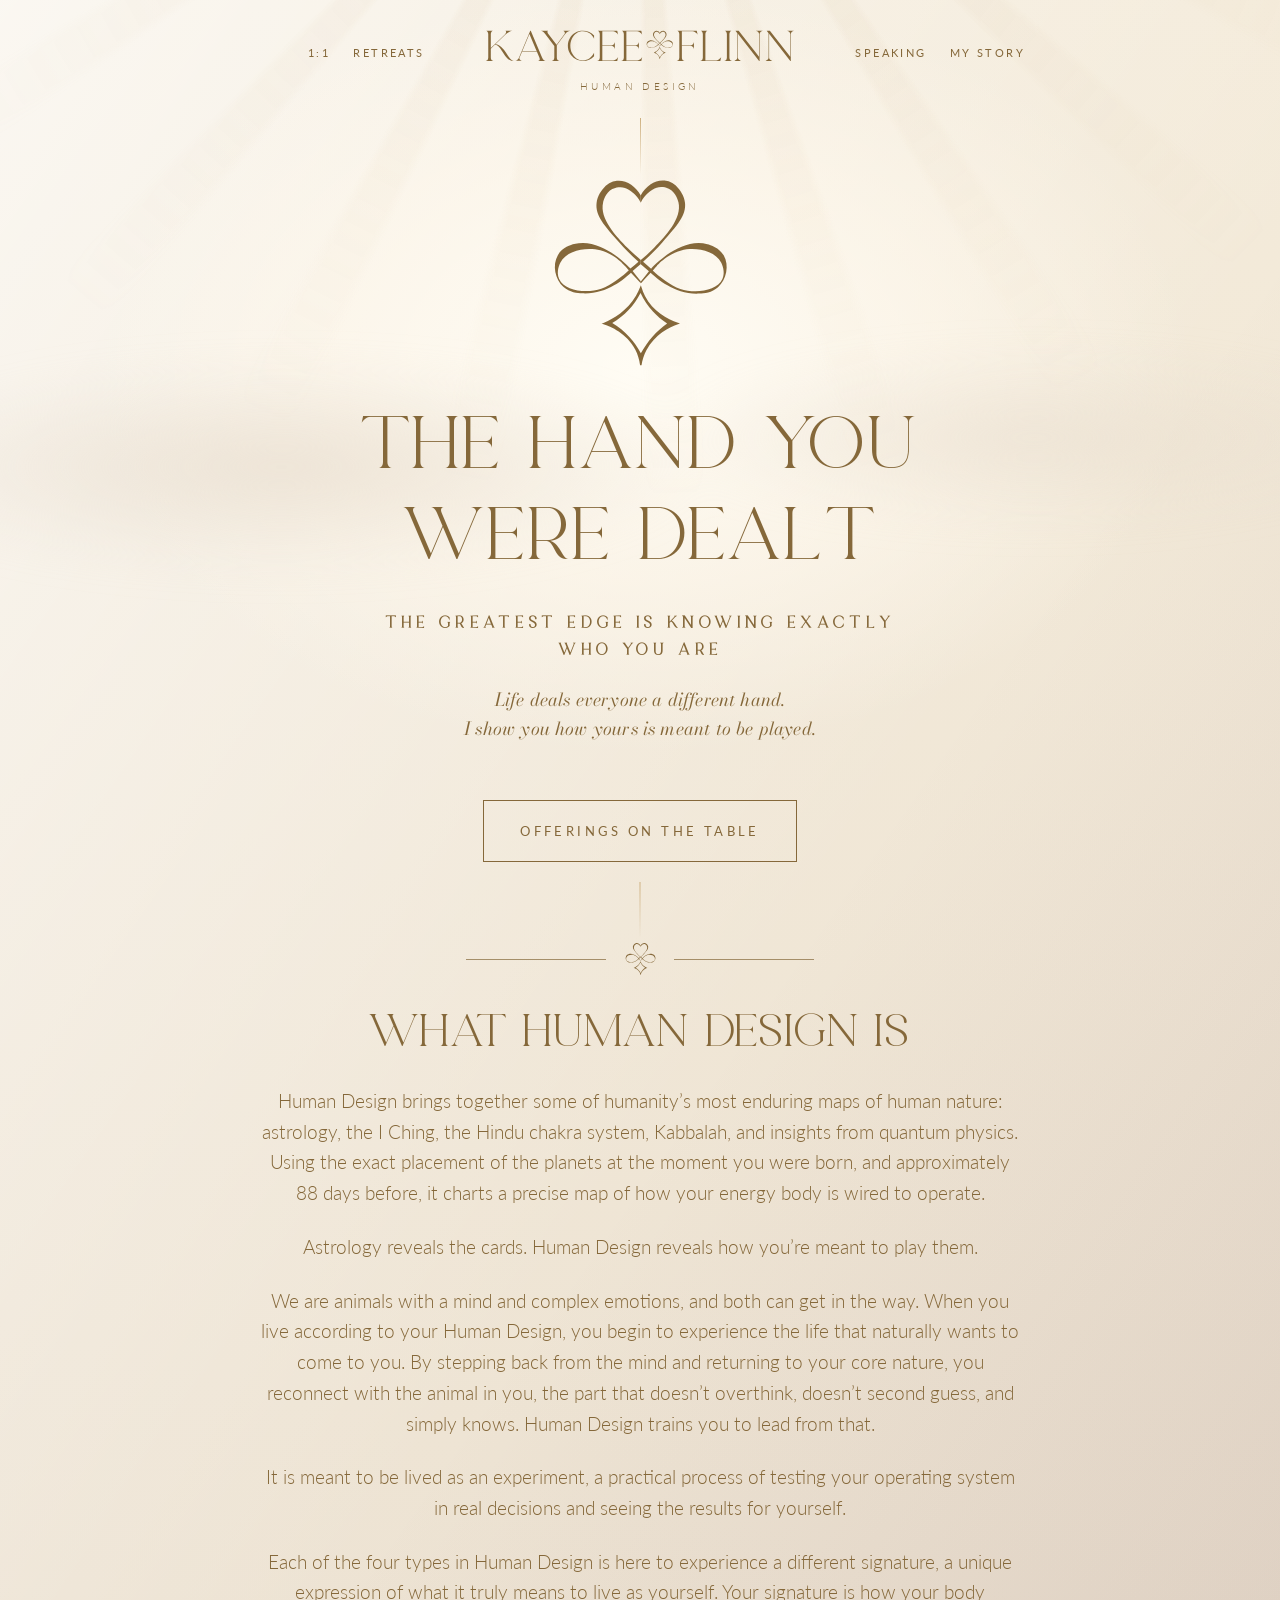
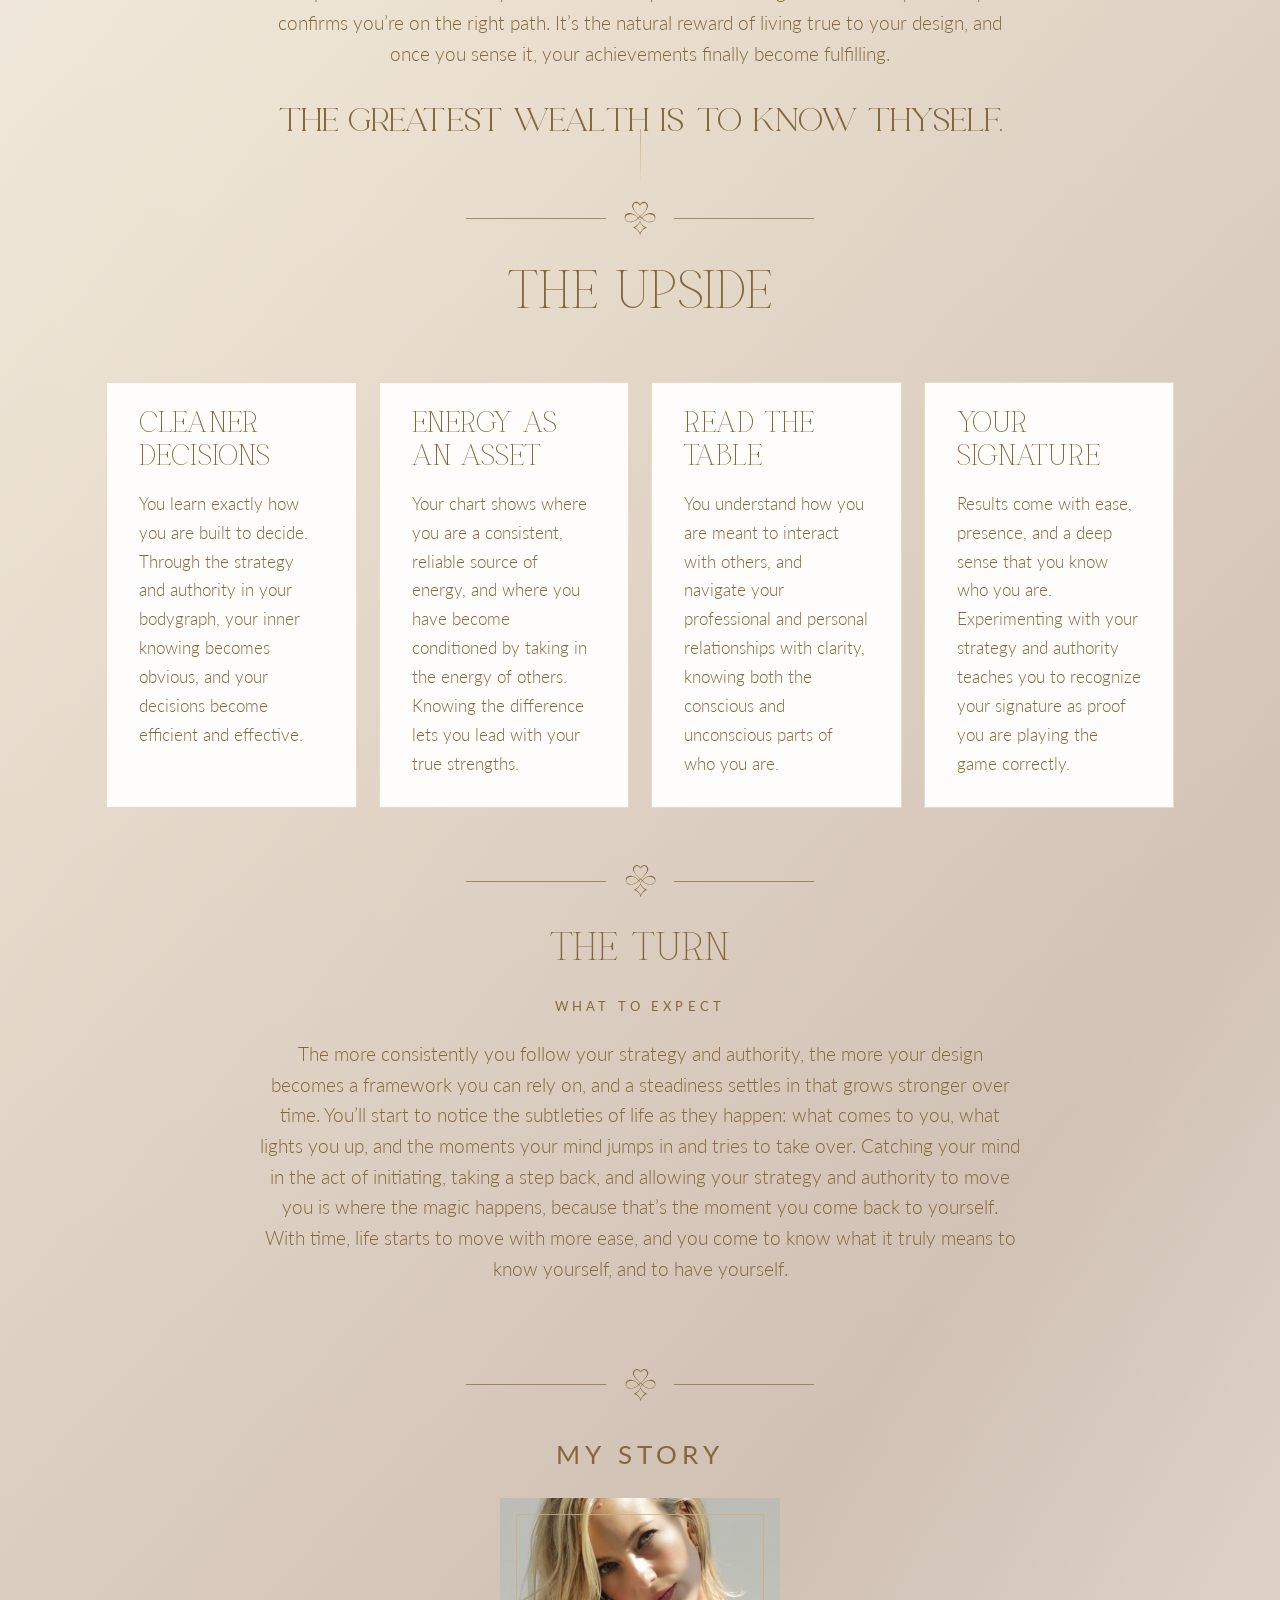
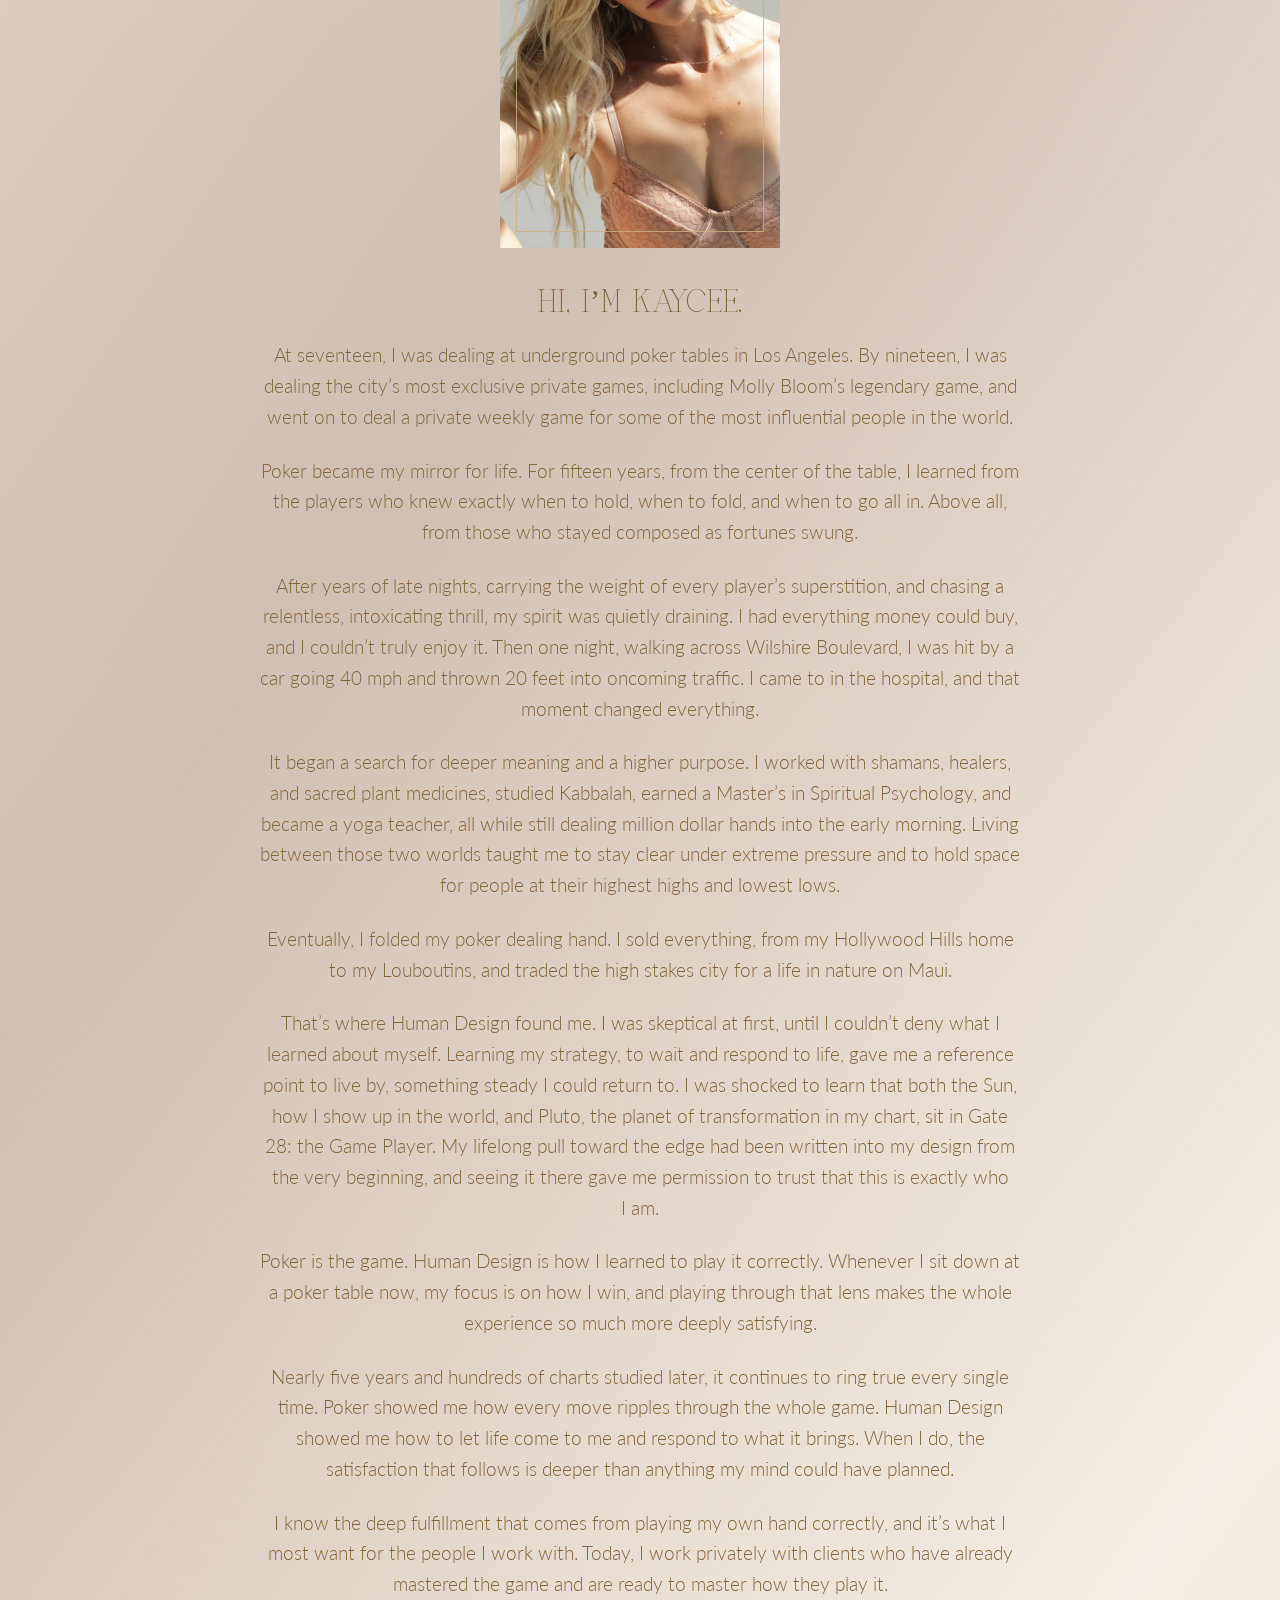
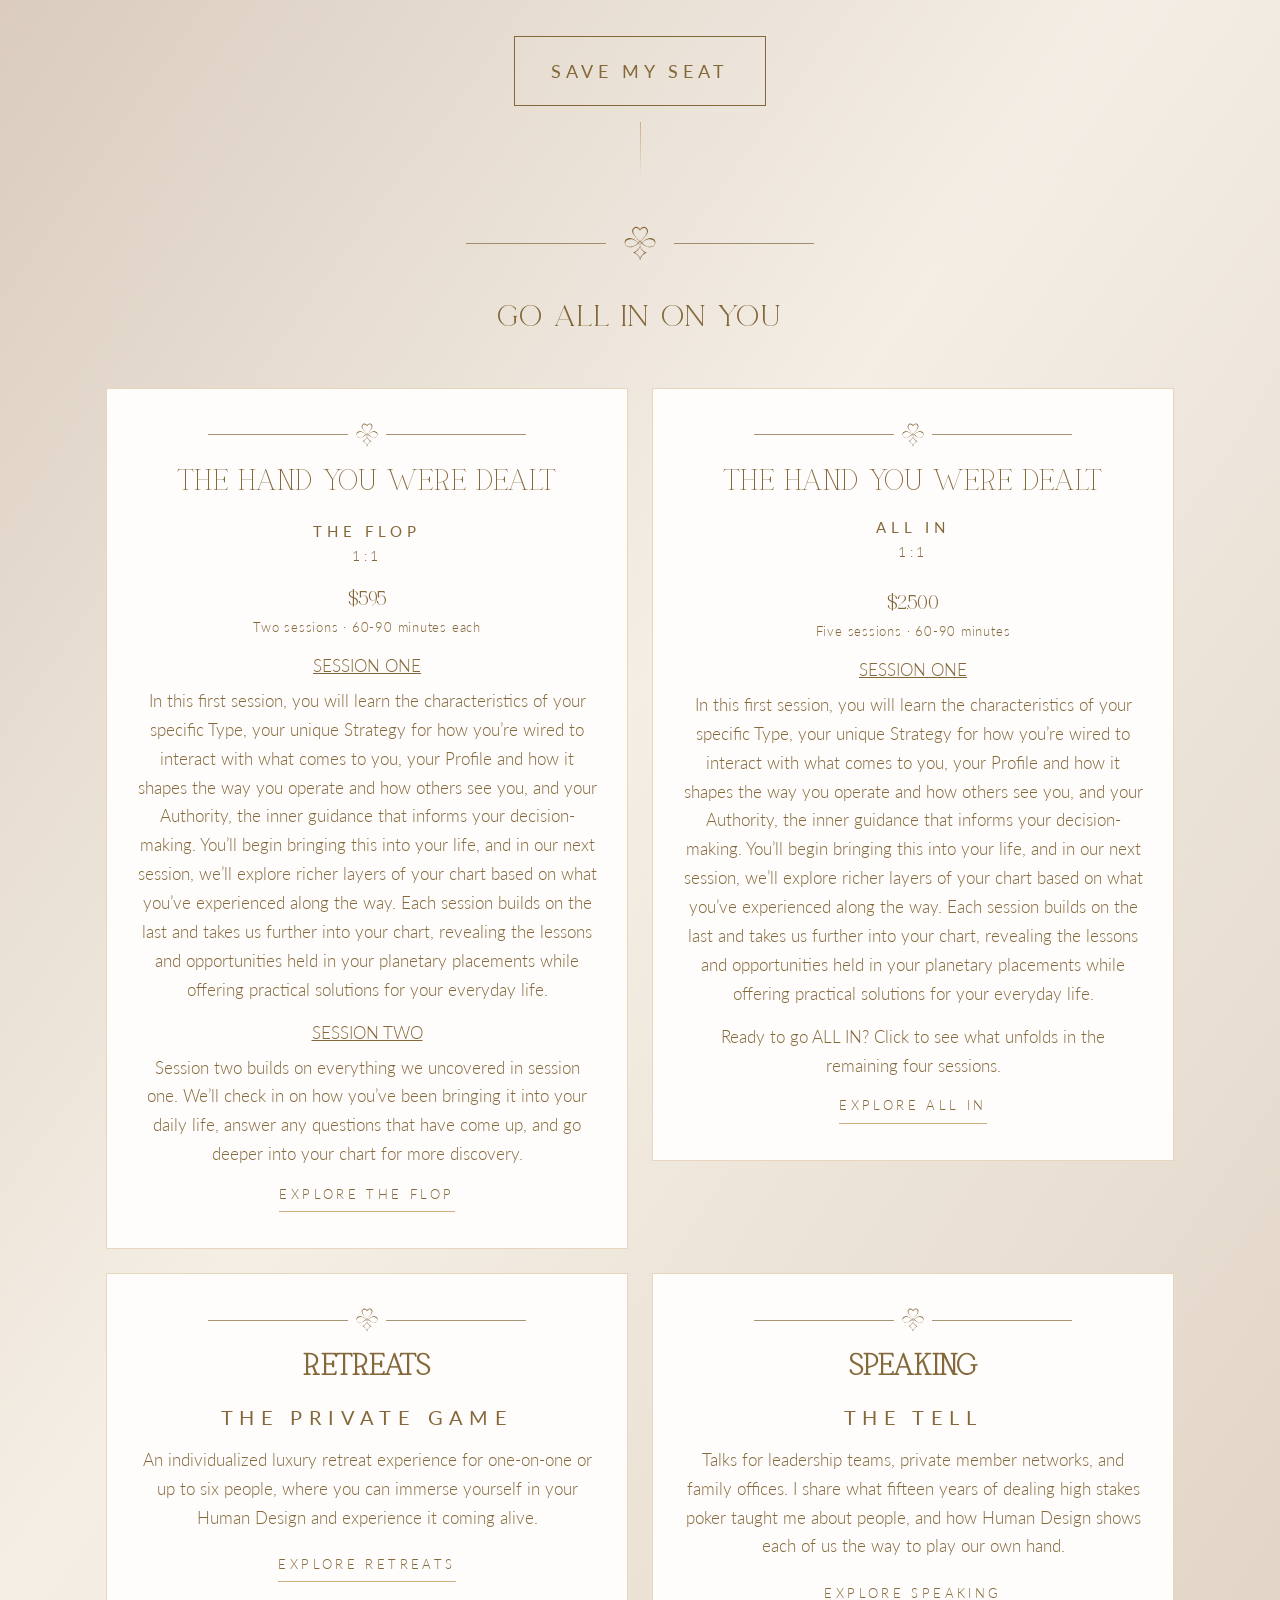
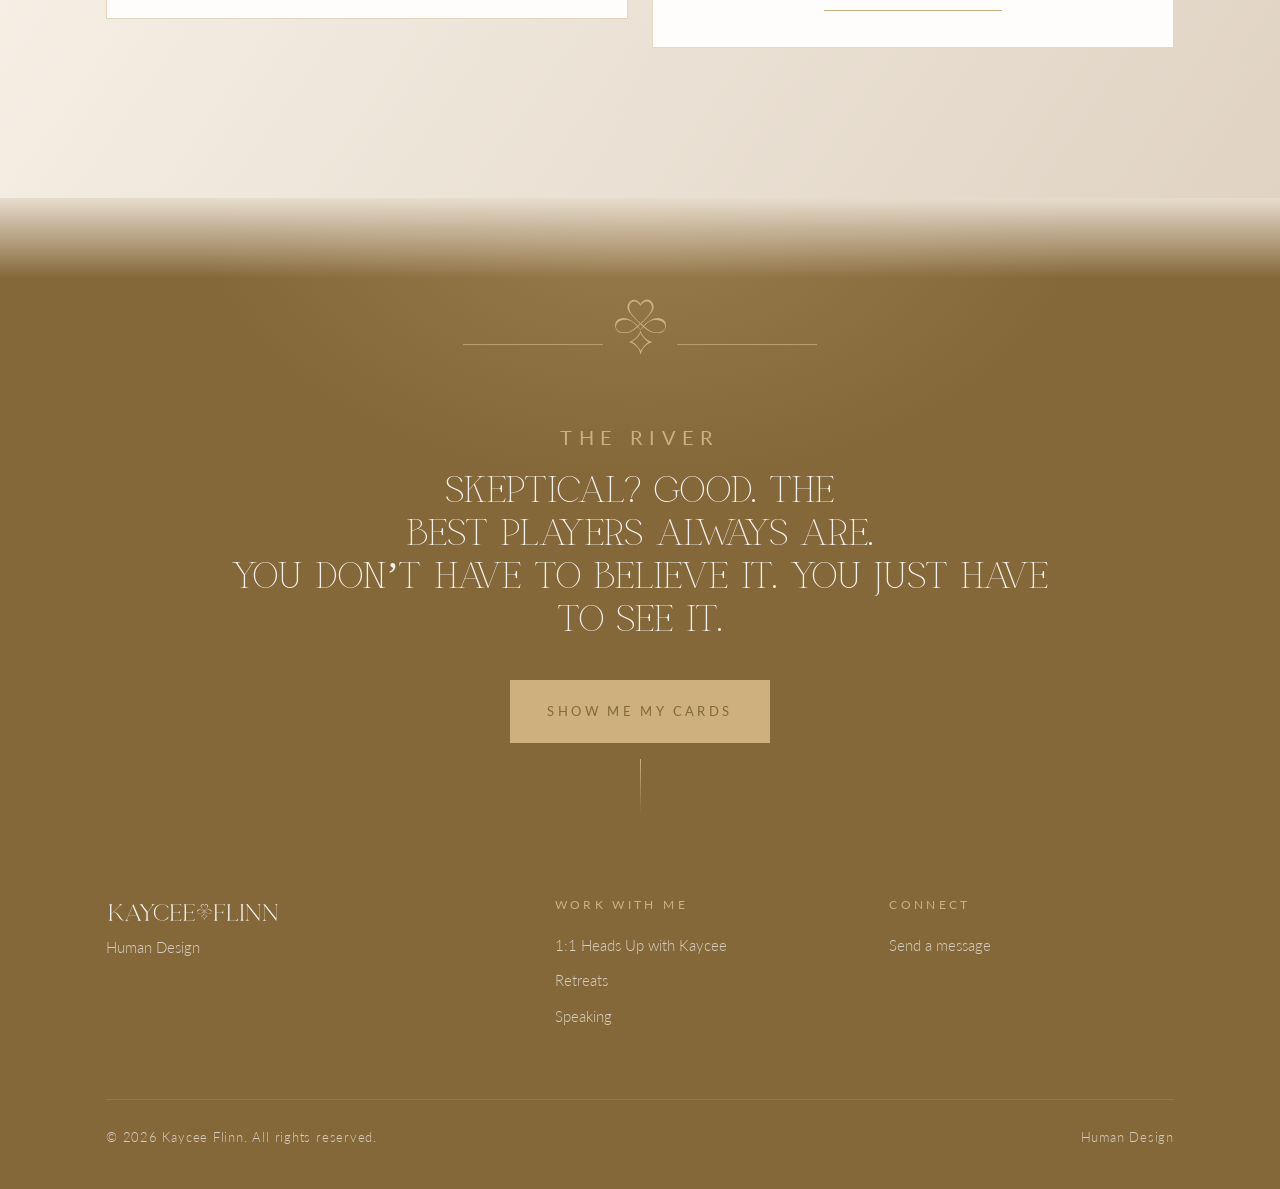
<file: index.html>
<!doctype html>
<html lang="en" class="no-js">
<head>
  <meta charset="utf-8">
  <meta name="viewport" content="width=device-width, initial-scale=1">
  <title>Kaycee Flinn | Human Design</title>
  <meta name="description" content="Fifteen years dealing the highest stakes poker games in the world. Now Kaycee Flinn shows leaders, through Human Design, how they are built to make the decisions that truly fulfill them.">
  <meta property="og:title" content="Kaycee Flinn — Human Design">
  <meta property="og:description" content="Are you ready to learn the hand you’ve been playing blind?">
  <meta property="og:image" content="assets/img/beige-gold.jpg">
  <link rel="icon" href="assets/logo/favicon.svg" type="image/svg+xml">
  <link rel="preload" href="assets/fonts/TriklenCare.ttf" as="font" type="font/ttf" crossorigin>
  <link rel="preload" href="assets/fonts/Qariga.ttf" as="font" type="font/ttf" crossorigin>
  <link rel="preconnect" href="https://fonts.googleapis.com">
  <link rel="preconnect" href="https://fonts.gstatic.com" crossorigin>
  <link href="https://fonts.googleapis.com/css2?family=Lato:wght@300;400&family=Bodoni+Moda:ital,wght@1,400..500&display=swap" rel="stylesheet">
  <link rel="stylesheet" href="assets/styles.css">
</head>
<body>

<header class="site-header">
  <div class="wrap">
    <nav class="nav-split left" aria-label="Main">
      <a href="all-in.html">1:1</a>
      <a href="retreats.html">Retreats</a>
    </nav>
    <a class="brand" href="index.html" aria-label="Kaycee Flinn — home"><span class="brand-mark" aria-hidden="true"></span><span class="brand-tagline">Human Design</span></a>
    <nav class="nav-split right" aria-label="Secondary">
      <a href="speaking.html">Speaking</a>
      <a href="index.html#about">My Story</a>
    </nav>
    <button class="menu-toggle" aria-label="Menu" aria-expanded="false"><span></span><span></span></button>
    <nav class="mobile-nav" aria-label="Mobile">
      <a href="all-in.html">1:1</a>
      <a href="retreats.html">Retreats</a>
      <a href="speaking.html">Speaking</a>
      <a href="index.html#about">My Story</a>
    </nav>
  </div>
</header>

<main>

  <!-- HERO -->
  <section class="hero" aria-label="Introduction">
    <div class="hero-inner">
      <span class="header-line" aria-hidden="true" style="margin:28px auto 2px"></span>
      <span class="icon-mark" aria-hidden="true" style="margin-top:0"></span>
      <h1 style="font-size:clamp(38px, 5.8vw, 82px)"><span class="all-in">THE HAND YOU WERE DEALT</span></h1>
      <span class="eyebrow" style="font-size:16px">The Greatest Edge Is Knowing Exactly<br>Who You Are</span>
      <p class="lead" style="font-size:clamp(18px, 1.4vw, 21px)">Life deals everyone a different hand.<br>I show you how yours is meant to be played.</p>
      <div class="btn-row" style="justify-content:center">
        <a class="btn ghost" href="#work-with-me">Offerings on the Table</a>
      </div>
    </div>
    <div class="scroll-cue" aria-hidden="true"></div>
  </section>

  <!-- WHAT HUMAN DESIGN IS -->
  <section class="section" style="padding-top:0;padding-bottom:30px;margin-top:-30px">
    <div class="wrap center">
      <div class="narrow reveal">
        <div class="ornament"><span class="icon-mark" aria-hidden="true"></span></div>
        <h2 style="font-family:var(--font-logo);color:var(--gold-deep);text-transform:uppercase;font-size:clamp(28px, 3.6vw, 50px);margin-bottom:28px">What Human Design Is</h2>
        <p class="lead" style="color:var(--gold-deep)">Human Design brings together some of humanity’s most enduring maps of human nature: astrology, the I Ching, the Hindu chakra system, Kabbalah, and insights from quantum physics. Using the exact placement of the planets at the moment you were born, and approximately 88 days before, it charts a precise map of how your energy body is wired to operate.</p>
        <p class="lead" style="color:var(--gold-deep)">Astrology reveals the cards. Human Design reveals how you’re meant to play them.</p>
        <p class="lead" style="color:var(--gold-deep)">We are animals with a mind and complex emotions, and both can get in the way. When you live according to your Human Design, you begin to experience the life that naturally wants to come to you. By stepping back from the mind and returning to your core nature, you reconnect with the animal in you, the part that doesn’t overthink, doesn’t second guess, and simply knows. Human Design trains you to lead from that.</p>
        <p class="lead" style="color:var(--gold-deep)">It is meant to be lived as an experiment, a practical process of testing your operating system in real decisions and seeing the results for yourself.</p>
        <p class="lead" style="color:var(--gold-deep)">Each of the four types in Human Design is here to experience a different signature, a unique expression of what it truly means to live as yourself. Your signature is how your body confirms you’re on the right path. It’s the natural reward of living true to your design, and once you sense it, your achievements finally become fulfilling.</p>
        <p style="font-family:var(--font-logo);color:var(--gold-deep);text-transform:uppercase;font-size:clamp(22px, 2.6vw, 34px)">The greatest wealth is to know Thyself.</p>
      </div>
    </div>
  </section>

  <!-- WHAT CHANGES -->
  <section class="section" style="padding-top:0;margin-top:-90px;padding-bottom:30px">
    <div class="wrap">
      <div class="center">
        <div class="narrow reveal">
          <span class="header-line" aria-hidden="true" style="margin:0 auto 16px"></span>
          <div class="ornament ornament-wide"><span class="icon-mark" aria-hidden="true"></span></div>
          <h2 style="text-transform:uppercase;font-size:clamp(36px, 4.2vw, 58px)">The upside</h2>
        </div>
      </div>

      <div class="cards">
        <article class="card reveal">
          <h3>Cleaner decisions</h3>
          <p>You learn exactly how you are built to decide. Through the strategy and authority in your bodygraph, your inner knowing becomes obvious, and your decisions become efficient and effective.</p>
        </article>
        <article class="card reveal d1">
          <h3>Energy as an asset</h3>
          <p>Your chart shows where you are a consistent, reliable source of energy, and where you have become conditioned by taking in the energy of others. Knowing the difference lets you lead with your true strengths.</p>
        </article>
        <article class="card reveal d2">
          <h3>Read the table</h3>
          <p>You understand how you are meant to interact with others, and navigate your professional and personal relationships with clarity, knowing both the conscious and unconscious parts of who you are.</p>
        </article>
        <article class="card reveal d3">
          <h3>Your signature</h3>
          <p>Results come with ease, presence, and a deep sense that you know who you are. Experimenting with your strategy and authority teaches you to recognize your signature as proof you are playing the game correctly.</p>
        </article>
      </div>

      <div class="wrap center" style="margin-top:56px">
        <div class="narrow reveal">
          <div class="ornament"><span class="icon-mark" aria-hidden="true"></span></div>
          <h2 style="text-transform:uppercase;font-size:clamp(28px, 3.2vw, 44px)">The Turn</h2>
          <span class="eyebrow" style="display:block;font-size:13px">What to expect</span>
          <p class="lead" style="color:var(--gold-deep)">The more consistently you follow your strategy and authority, the more your design becomes a framework you can rely on, and a steadiness settles in that grows stronger over time. You’ll start to notice the subtleties of life as they happen: what comes to you, what lights you up, and the moments your mind jumps in and tries to take over. Catching your mind in the act of initiating, taking a step back, and allowing your strategy and authority to move you is where the magic happens, because that’s the moment you come back to yourself. With time, life starts to move with more ease, and you come to know what it truly means to know yourself, and to have yourself.</p>
        </div>
      </div>
    </div>
  </section>

  <!-- MY STORY -->
  <section class="section" id="about" style="padding-top:30px;padding-bottom:0">
    <div class="wrap">
      <div class="center reveal">
        <div class="ornament"><span class="icon-mark" aria-hidden="true"></span></div>
        <span class="eyebrow">My story</span>
      </div>
    </div>
    <div class="wrap center">
      <figure class="frame portrait outline reveal" style="max-width:280px;margin:0 auto 40px">
        <img src="assets/img/kaycee-photo.jpg" alt="Kaycee Flinn" loading="lazy" style="object-position:50% 45%">
      </figure>
      <div class="narrow reveal d1" style="margin:0 auto">
        <h2 style="text-transform:uppercase;font-size:clamp(22px, 2.6vw, 32px)">Hi, I’m Kaycee.</h2>
        <p class="lead">At seventeen, I was dealing at underground poker tables in Los Angeles. By nineteen, I was dealing the city’s most exclusive private games, including Molly Bloom’s legendary game, and went on to deal a private weekly game for some of the most influential people in the world.</p>
        <p>Poker became my mirror for life. For fifteen years, from the center of the table, I learned from the players who knew exactly when to hold, when to fold, and when to go all in. Above all, from those who stayed composed as fortunes swung.</p>
        <p>After years of late nights, carrying the weight of every player’s superstition, and chasing a relentless, intoxicating thrill, my spirit was quietly draining. I had everything money could buy, and I couldn’t truly enjoy it. Then one night, walking across Wilshire Boulevard, I was hit by a car going 40 mph and thrown 20 feet into oncoming traffic. I came to in the hospital, and that moment changed everything.</p>
        <p>It began a search for deeper meaning and a higher purpose. I worked with shamans, healers, and sacred plant medicines, studied Kabbalah, earned a Master’s in Spiritual Psychology, and became a yoga teacher, all while still dealing million dollar hands into the early morning. Living between those two worlds taught me to stay clear under extreme pressure and to hold space for people at their highest highs and lowest lows.</p>
        <p>Eventually, I folded my poker dealing hand. I sold everything, from my Hollywood Hills home to my Louboutins, and traded the high stakes city for a life in nature on Maui.</p>
        <p>That’s where Human Design found me. I was skeptical at first, until I couldn’t deny what I learned about myself. Learning my strategy, to wait and respond to life, gave me a reference point to live by, something steady I could return to. I was shocked to learn that both the Sun, how I show up in the world, and Pluto, the planet of transformation in my chart, sit in Gate 28: the Game Player. My lifelong pull toward the edge had been written into my design from the very beginning, and seeing it there gave me permission to trust that this is exactly who I am.</p>
        <p>Poker is the game. Human Design is how I learned to play it correctly. Whenever I sit down at a poker table now, my focus is on how I win, and playing through that lens makes the whole experience so much more deeply satisfying.</p>
        <p>Nearly five years and hundreds of charts studied later, it continues to ring true every single time. Poker showed me how every move ripples through the whole game. Human Design showed me how to let life come to me and respond to what it brings. When I do, the satisfaction that follows is deeper than anything my mind could have planned.</p>
        <p>I know the deep fulfillment that comes from playing my own hand correctly, and it’s what I most want for the people I work with. Today, I work privately with clients who have already mastered the game and are ready to master how they play it.</p>
        <div class="btn-row"><a class="btn ghost" href="all-in.html" style="font-size:18px">SAVE MY SEAT</a></div>
        <span class="header-line" aria-hidden="true" style="margin:16px auto 0"></span>
      </div>
    </div>
  </section>

  <!-- OFFERS -->
  <section class="section" id="work-with-me" style="padding-top:48px">
    <div class="wrap center">
      <div class="narrow reveal">
        <div class="ornament"><span class="icon-mark" aria-hidden="true"></span></div>
        <span class="eyebrow" style="font-size:30px;font-weight:400;font-family:var(--font-logo);letter-spacing:.04em">Go all in on you</span>
      </div>
      <div class="offers" style="text-align:center;margin-top:24px">
        <a class="offer reveal" href="all-in.html">
          <div class="offer-body">
            <div class="ornament" style="gap:8px;margin:0 0 20px"><span class="icon-mark" aria-hidden="true" style="width:22px"></span></div>
            <h3 style="text-transform:uppercase">The Hand You Were Dealt</h3>
            <span class="eyebrow" style="display:block;font-size:15px;margin-top:4px;margin-bottom:0">The Flop</span>
            <span style="display:block;font-size:14px;letter-spacing:.28em;text-transform:uppercase;color:var(--gold-deep);margin-bottom:14px">1:1</span>
            <span style="display:block;font-family:var(--font-logo);font-size:20px;color:var(--gold-deep)">$595</span>
            <span style="display:block;margin-bottom:14px;font-family:var(--font-body);font-size:13px;letter-spacing:.06em;color:var(--gold-deep)">Two sessions · 60-90 minutes each</span>
            <p style="margin-bottom:6px;text-transform:uppercase"><u>Session One</u></p>
            <p style="margin-bottom:14px">In this first session, you will learn the characteristics of your specific Type, your unique Strategy for how you’re wired to interact with what comes to you, your Profile and how it shapes the way you operate and how others see you, and your Authority, the inner guidance that informs your decision-making. You’ll begin bringing this into your life, and in our next session, we’ll explore richer layers of your chart based on what you’ve experienced along the way. Each session builds on the last and takes us further into your chart, revealing the lessons and opportunities held in your planetary placements while offering practical solutions for your everyday life.</p>
            <p style="margin-bottom:6px;text-transform:uppercase"><u>Session Two</u></p>
            <p style="margin-bottom:14px">Session two builds on everything we uncovered in session one. We’ll check in on how you’ve been bringing it into your daily life, answer any questions that have come up, and go deeper into your chart for more discovery.</p>
            <span class="text-link">Explore The Flop</span>
          </div>
        </a>
        <a class="offer reveal d1" href="all-in.html">
          <div class="offer-body">
            <div class="ornament" style="gap:8px;margin:0 0 20px"><span class="icon-mark" aria-hidden="true" style="width:22px"></span></div>
            <h3 style="text-transform:uppercase">The Hand You Were Dealt</h3>
            <span class="eyebrow" style="display:block;font-size:15px;margin-bottom:0">All In</span>
            <span style="display:block;font-size:14px;letter-spacing:.28em;text-transform:uppercase;color:var(--gold-deep);margin-bottom:22px">1:1</span>
            <span style="display:block;font-family:var(--font-logo);font-size:20px;color:var(--gold-deep)">$2,500</span>
            <span style="display:block;margin-bottom:14px;font-family:var(--font-body);font-size:13px;letter-spacing:.06em;color:var(--gold-deep)">Five sessions · 60-90 minutes</span>
            <p style="margin-bottom:6px;text-transform:uppercase"><u>Session One</u></p>
            <p style="margin-bottom:14px">In this first session, you will learn the characteristics of your specific Type, your unique Strategy for how you’re wired to interact with what comes to you, your Profile and how it shapes the way you operate and how others see you, and your Authority, the inner guidance that informs your decision-making. You’ll begin bringing this into your life, and in our next session, we’ll explore richer layers of your chart based on what you’ve experienced along the way. Each session builds on the last and takes us further into your chart, revealing the lessons and opportunities held in your planetary placements while offering practical solutions for your everyday life.</p>
            <p style="margin-bottom:14px">Ready to go ALL IN? Click to see what unfolds in the remaining four sessions.</p>
            <span class="text-link">Explore All In</span>
          </div>
        </a>
        <a class="offer reveal d1" href="retreats.html">
          <div class="offer-body">
            <div class="ornament" style="gap:8px;margin:0 0 20px"><span class="icon-mark" aria-hidden="true" style="width:22px"></span></div>
            <h3 style="text-transform:uppercase;font-weight:700">Retreats</h3>
            <span class="eyebrow" style="font-weight:400">The Private Game</span>
            <p>An individualized luxury retreat experience for one-on-one or up to six people, where you can immerse yourself in your Human Design and experience it coming alive.</p>
            <span class="text-link">Explore Retreats</span>
          </div>
        </a>
        <a class="offer reveal d2" href="speaking.html">
          <div class="offer-body">
            <div class="ornament" style="gap:8px;margin:0 0 20px"><span class="icon-mark" aria-hidden="true" style="width:22px"></span></div>
            <h3 style="text-transform:uppercase;font-weight:700">Speaking</h3>
            <span class="eyebrow" style="font-weight:400">The Tell</span>
            <p>Talks for leadership teams, private member networks, and family offices. I share what fifteen years of dealing high stakes poker taught me about people, and how Human Design shows each of us the way to play our own hand.</p>
            <span class="text-link">Explore Speaking</span>
          </div>
        </a>
      </div>
    </div>
  </section>

  <!-- FINAL CTA -->
  <section class="final-cta on-dark" style="padding:100px 0 60px">
    <div class="wrap">
      <div class="ornament" style="gap:10px;color:var(--gold)"><span class="icon-mark" aria-hidden="true"></span></div>
      <span class="eyebrow" style="display:block;font-size:20px;margin-bottom:18px">The River</span>
      <h2 style="text-transform:uppercase;font-size:clamp(24px, 3vw, 40px)">Skeptical? Good. The best players always are.<br>You don’t have to believe it. You just have to see it.</h2>
      <div class="btn-row"><a class="btn gold" href="contact.html" data-book>SHOW ME MY CARDS</a></div>
      <span class="header-line" aria-hidden="true" style="margin:16px auto 0"></span>
    </div>
  </section>

</main>

<footer class="site-footer" style="padding-top:20px">
  <div class="wrap">
    <div class="footer-top">
      <div class="footer-brand">
        <img src="assets/logo/horizontal-ivory.svg" alt="Kaycee Flinn">
        <p>Human Design</p>
      </div>
      <div>
        <h4>Work with me</h4>
        <ul>
          <li><a href="all-in.html">1:1 Heads Up with Kaycee</a></li>
          <li><a href="retreats.html">Retreats</a></li>
          <li><a href="speaking.html">Speaking</a></li>
        </ul>
      </div>
      <div>
        <h4>Connect</h4>
        <ul>
          <li><a href="contact.html#enquire">Send a message</a></li>
        </ul>
      </div>
    </div>
    <div class="footer-bottom">
      <span>© <span data-year>2026</span> Kaycee Flinn. All rights reserved.</span>
      <span>Human Design</span>
    </div>
  </div>
</footer>

<script src="assets/main.js"></script>
</body>
</html>
</file>
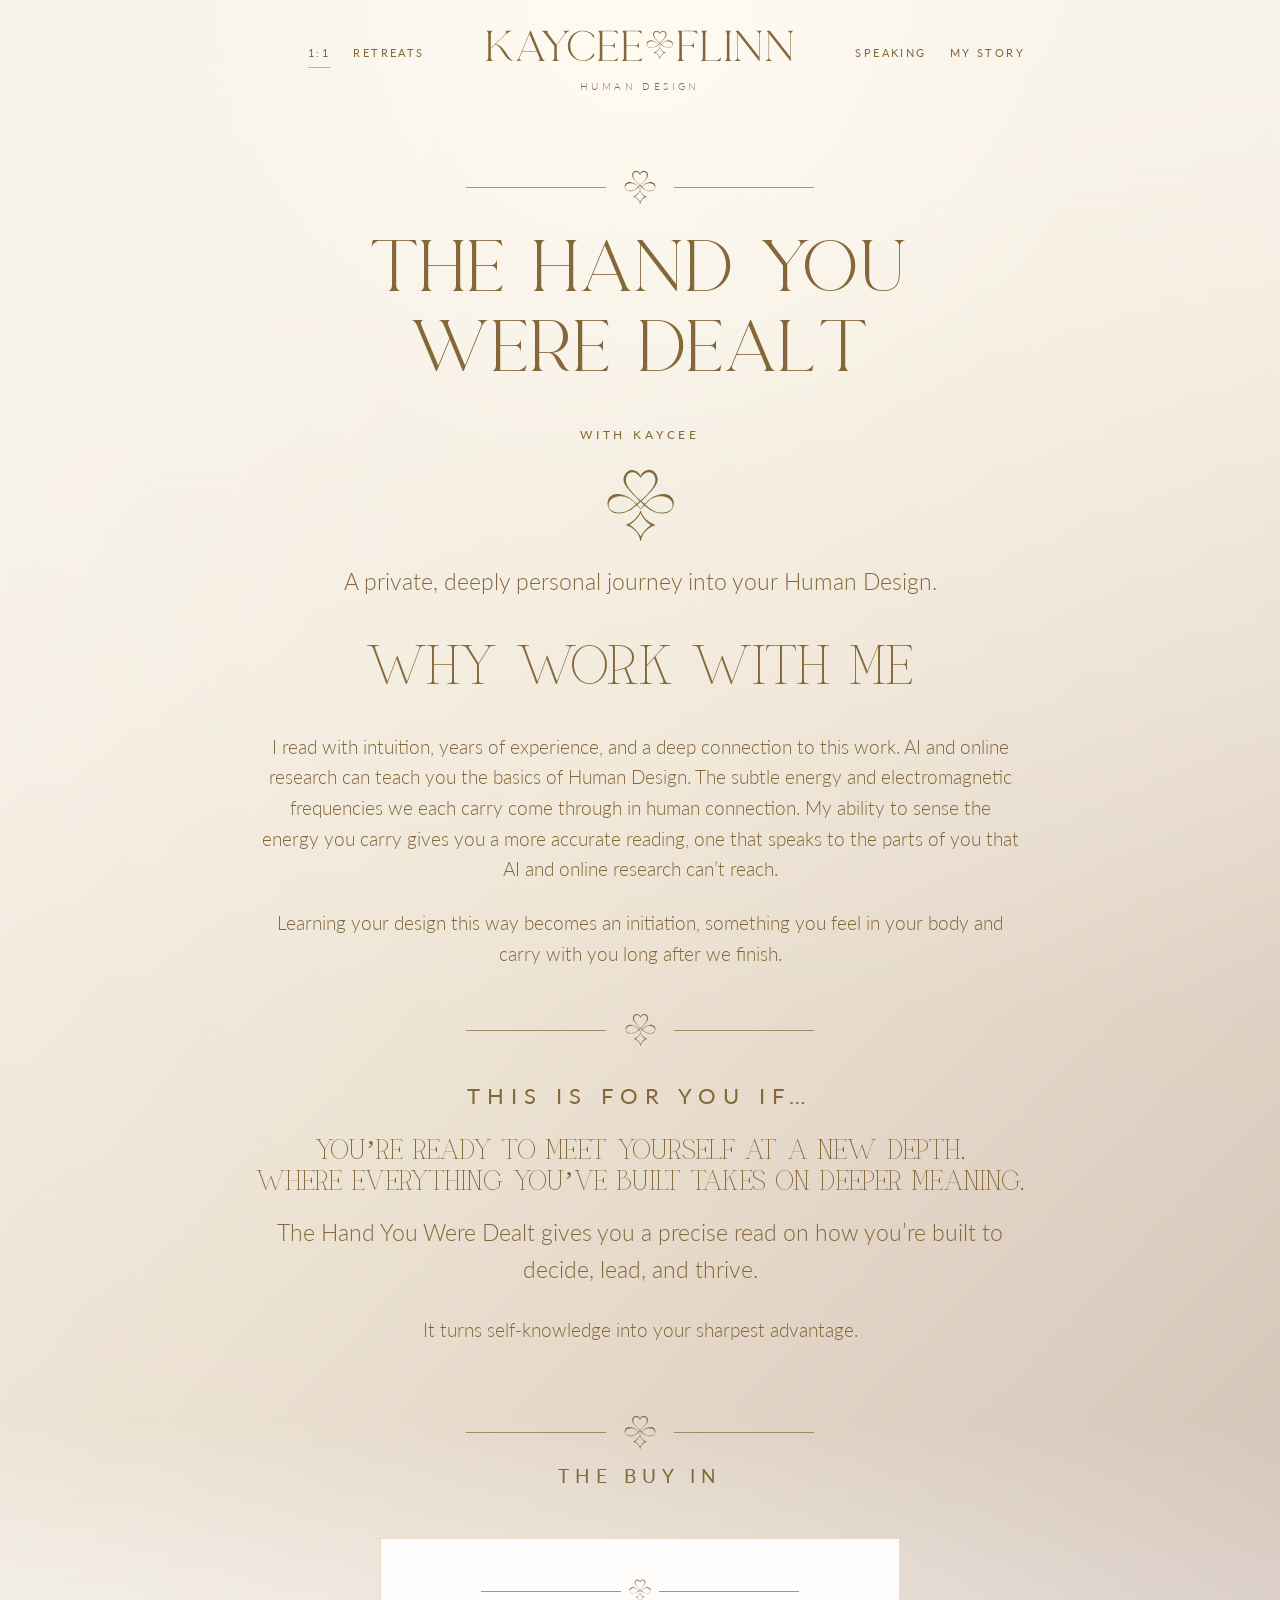
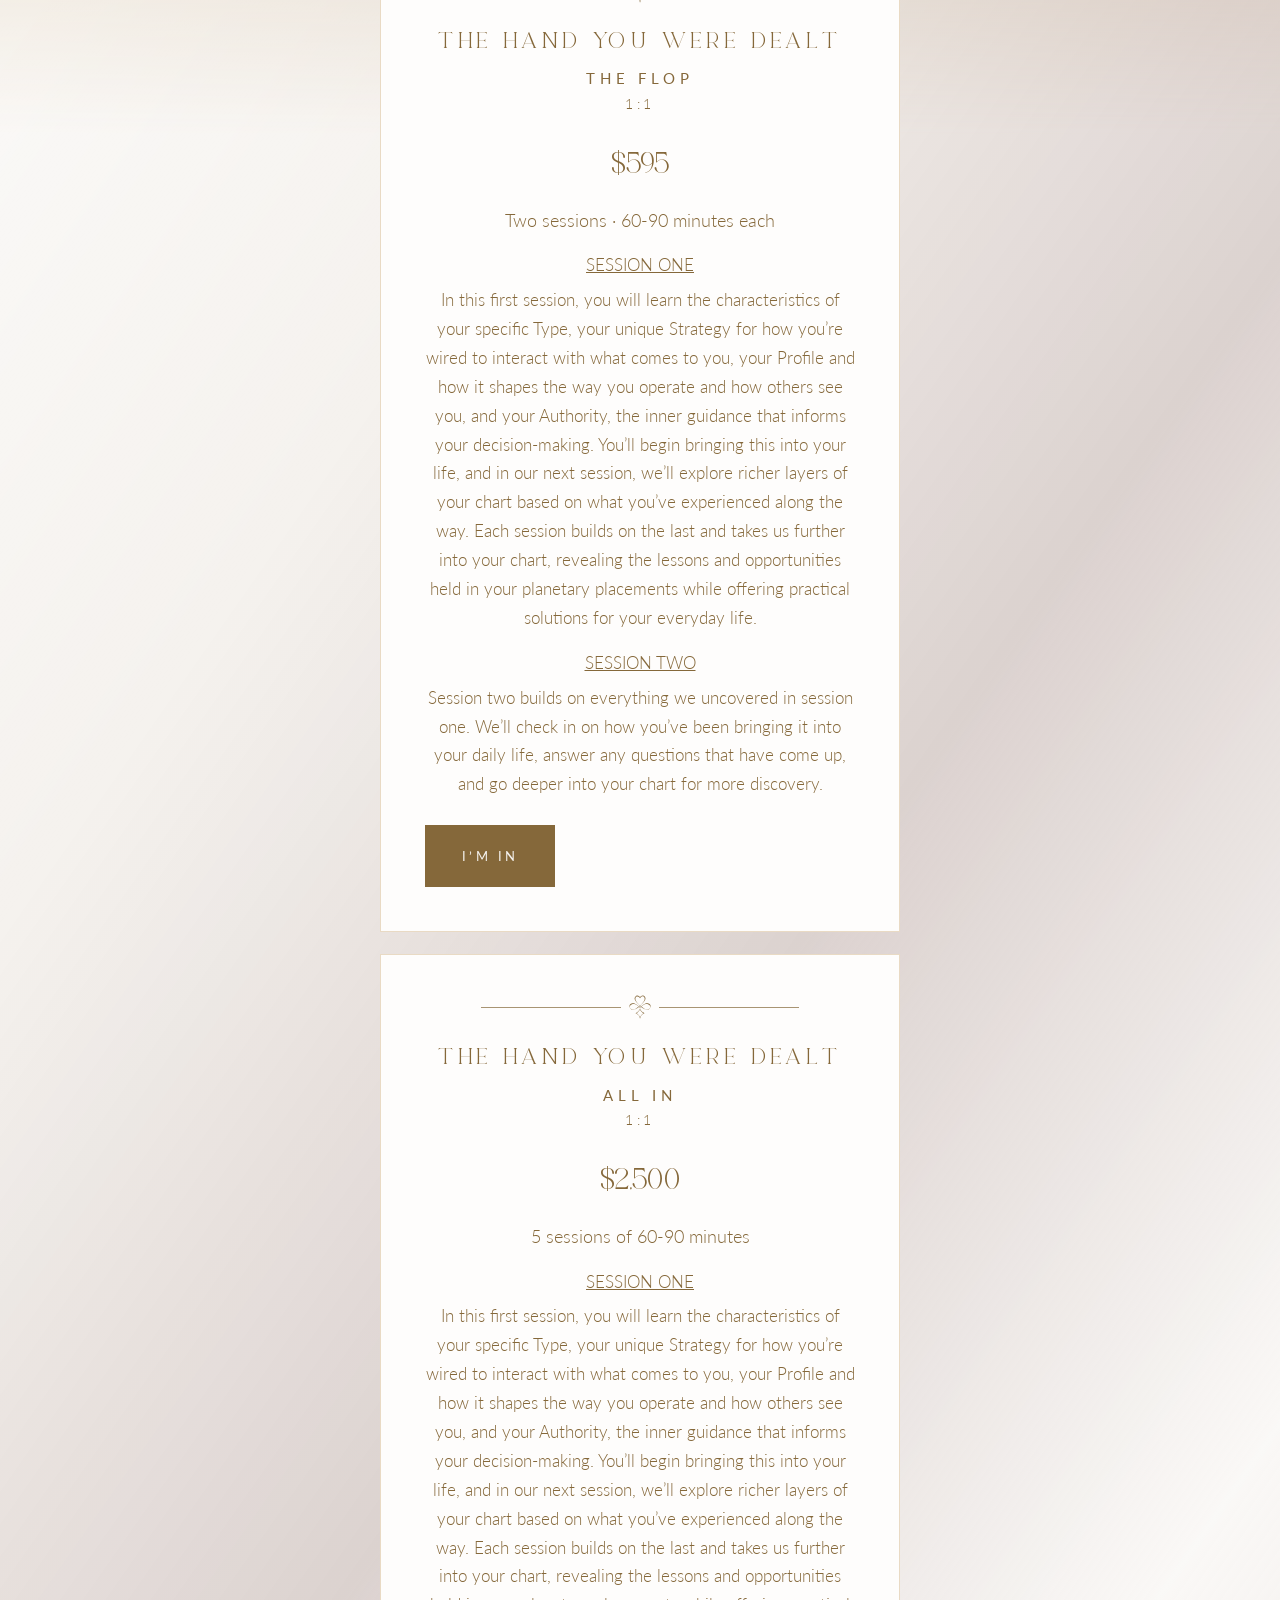
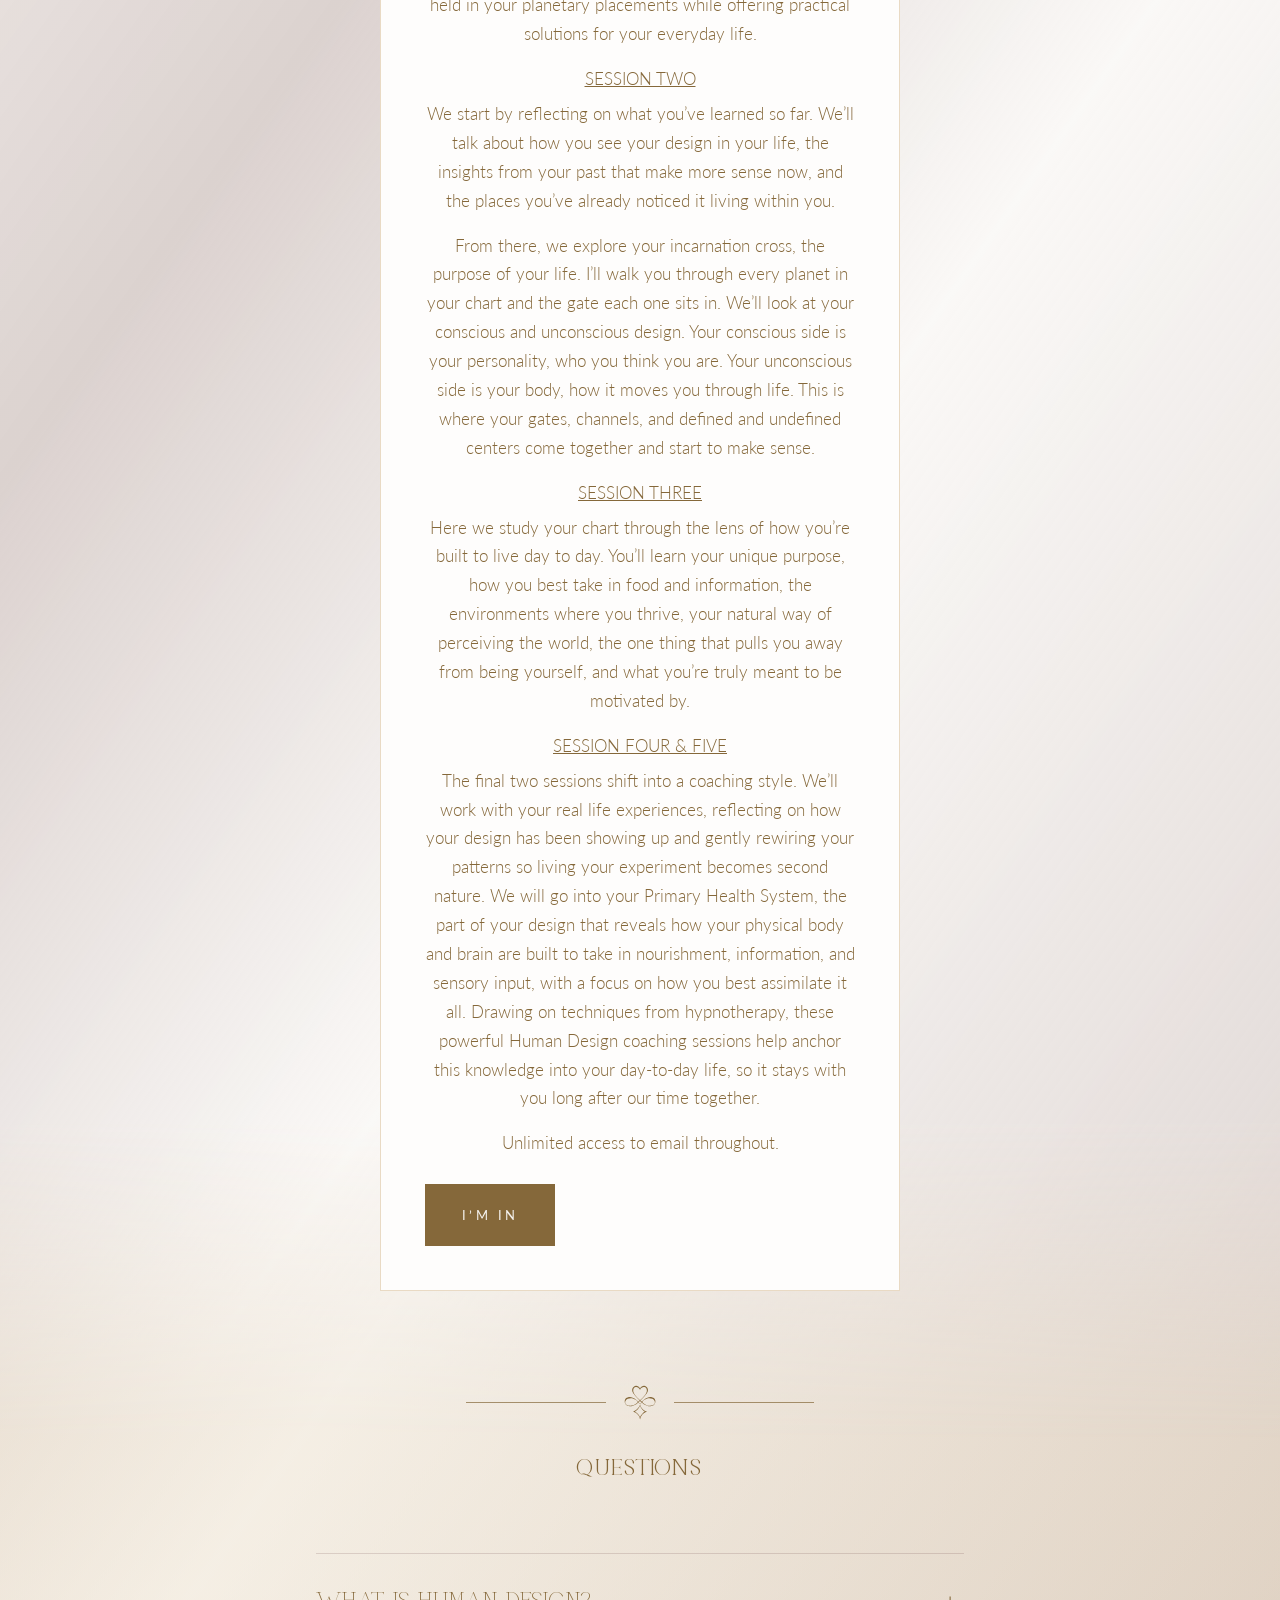
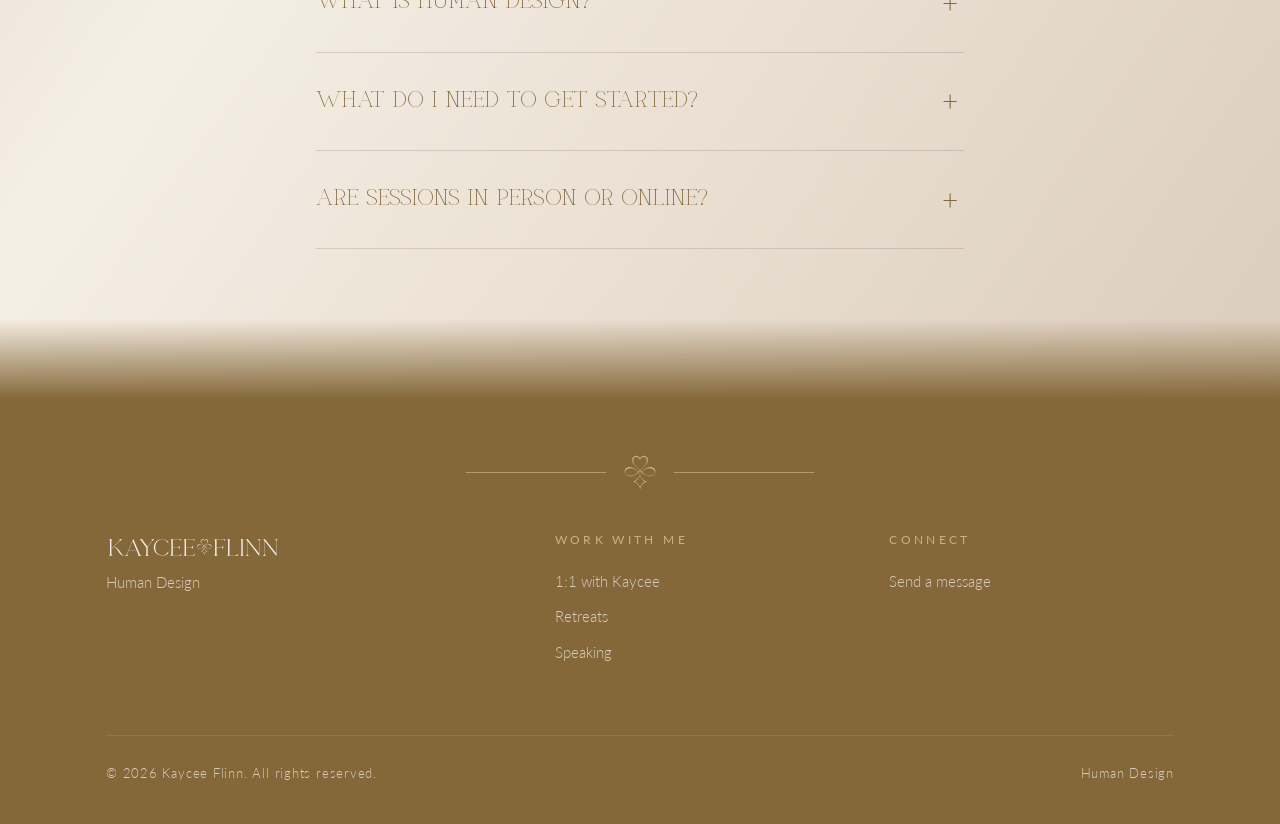
<file: all-in.html>
<!doctype html>
<html lang="en" class="no-js">
<head>
  <meta charset="utf-8">
  <meta name="viewport" content="width=device-width, initial-scale=1">
  <title>ALL IN · One-on-One Human Design with Kaycee Flinn</title>
  <meta name="description" content="ALL IN is Kaycee Flinn’s private one-on-one Human Design experience. Learn the hand you were dealt, how to play it, and what your life is asking you to go all in on.">
  <link rel="icon" href="assets/logo/favicon.svg" type="image/svg+xml">
  <link rel="preload" href="assets/fonts/TriklenCare.ttf" as="font" type="font/ttf" crossorigin>
  <link rel="preload" href="assets/fonts/Qariga.ttf" as="font" type="font/ttf" crossorigin>
  <link rel="preconnect" href="https://fonts.googleapis.com">
  <link rel="preconnect" href="https://fonts.gstatic.com" crossorigin>
  <link href="https://fonts.googleapis.com/css2?family=Lato:wght@300;400&display=swap" rel="stylesheet">
  <link rel="stylesheet" href="assets/styles.css">
</head>
<body>

<header class="site-header">
  <div class="wrap">
    <nav class="nav-split left" aria-label="Main">
      <a href="all-in.html" aria-current="page">1:1</a>
      <a href="retreats.html">Retreats</a>
    </nav>
    <a class="brand" href="index.html" aria-label="Kaycee Flinn home"><span class="brand-mark" aria-hidden="true"></span><span class="brand-tagline">Human Design</span></a>
    <nav class="nav-split right" aria-label="Secondary">
      <a href="speaking.html">Speaking</a>
      <a href="index.html#about">My Story</a>
    </nav>
    <button class="menu-toggle" aria-label="Menu" aria-expanded="false"><span></span><span></span></button>
    <nav class="mobile-nav" aria-label="Mobile">
      <a href="all-in.html" aria-current="page">1:1</a>
      <a href="retreats.html">Retreats</a>
      <a href="speaking.html">Speaking</a>
      <a href="index.html#about">My Story</a>
    </nav>
  </div>
</header>

<main>

  <section class="page-hero" style="padding-top:170px;padding-bottom:20px">
    <div class="wrap center">
      <div class="narrow reveal">
        <div class="ornament" style="margin:0 auto 24px"><span class="icon-mark" aria-hidden="true"></span></div>
        <h1 style="font-family:var(--font-logo);color:var(--gold-deep);letter-spacing:.04em;text-transform:uppercase">The Hand You Were Dealt</h1>
        <span class="eyebrow" style="display:block;font-size:12px">with Kaycee</span>
        <span class="icon-mark" aria-hidden="true" style="display:block;width:70px;margin:20px auto;color:var(--gold-deep)"></span>
        <p class="lead" style="color:var(--gold-deep);font-size:clamp(21px, 1.8vw, 26px)">A private, deeply personal journey into your Human Design.</p>
        <h2 style="text-transform:uppercase;margin-top:40px">Why Work With Me</h2>
        <p class="lead" style="color:var(--gold-deep)">I read with intuition, years of experience, and a deep connection to this work. AI and online research can teach you the basics of Human Design. The subtle energy and electromagnetic frequencies we each carry come through in human connection. My ability to sense the energy you carry gives you a more accurate reading, one that speaks to the parts of you that AI and online research can’t reach.</p>
        <p class="lead" style="color:var(--gold-deep)">Learning your design this way becomes an initiation, something you feel in your body and carry with you long after we finish.</p>
      </div>
    </div>
  </section>

  <section class="section" id="for-you-if" style="padding-top:0">
    <div class="wrap">
      <div class="center reveal">
        <div class="ornament" style="margin-top:0"><span class="icon-mark" aria-hidden="true"></span></div>
        <span class="eyebrow" style="font-size:22px">This is for you if…</span>
        <h2 style="text-transform:uppercase;color:var(--gold-deep);font-size:clamp(20px, 2.2vw, 30px)">You’re ready to meet yourself at a new depth,<br>where everything you’ve built takes on deeper meaning.</h2>
      </div>
    </div>
    <div class="wrap center">
      <div class="narrow reveal">
        <p class="lead" style="color:var(--gold-deep);font-size:clamp(21px, 1.8vw, 26px)">The Hand You Were Dealt gives you a precise read on how you’re built to decide, lead, and thrive.</p>
        <p class="lead" style="color:var(--gold-deep)">It turns self-knowledge into your sharpest advantage.</p>
      </div>
    </div>
  </section>

  <section class="section bg-ivory" id="investment" style="padding-top:0;margin-top:-104px">
    <div class="wrap">
      <div class="center reveal">
        <div class="ornament" style="margin-top:-16px;margin-bottom:10px"><span class="icon-mark" aria-hidden="true"></span></div>
        <span class="eyebrow" style="font-size:19px">The Buy In</span>
      </div>
      <div class="cards two" style="max-width:520px;grid-template-columns:1fr;margin-top:24px;text-align:center">
        <article class="card reveal" style="padding:40px 44px 44px">
          <div class="ornament" style="gap:8px;margin:0 0 20px"><span class="icon-mark" aria-hidden="true" style="width:22px"></span></div>
          <span class="num" style="font-size:22px;margin-bottom:6px;text-transform:uppercase">The Hand You Were Dealt</span>
          <span class="eyebrow" style="display:block;font-size:15px;margin-bottom:0">The Flop</span>
          <span style="display:block;font-size:14px;letter-spacing:.28em;text-transform:uppercase;color:var(--gold-deep);margin-bottom:22px">1:1</span>
          <p class="price" style="margin-bottom:16px;font-size:30px">$595</p>
          <p style="margin-bottom:16px;font-size:18px">Two sessions · 60-90 minutes each</p>
          <p style="margin-bottom:6px;text-transform:uppercase"><u>Session One</u></p>
          <p style="margin-bottom:16px">In this first session, you will learn the characteristics of your specific Type, your unique Strategy for how you’re wired to interact with what comes to you, your Profile and how it shapes the way you operate and how others see you, and your Authority, the inner guidance that informs your decision-making. You’ll begin bringing this into your life, and in our next session, we’ll explore richer layers of your chart based on what you’ve experienced along the way. Each session builds on the last and takes us further into your chart, revealing the lessons and opportunities held in your planetary placements while offering practical solutions for your everyday life.</p>
          <p style="margin-bottom:6px;text-transform:uppercase"><u>Session Two</u></p>
          <p style="margin-bottom:16px">Session two builds on everything we uncovered in session one. We’ll check in on how you’ve been bringing it into your daily life, answer any questions that have come up, and go deeper into your chart for more discovery.</p>
          <div class="btn-row"><a class="btn" href="https://buy.stripe.com/eVq28q8239JVb4zemb4sE03" target="_blank" rel="noopener">I’M IN</a></div>
        </article>
        <article class="card reveal" style="padding:40px 44px 44px">
          <div class="ornament" style="gap:8px;margin:0 0 20px"><span class="icon-mark" aria-hidden="true" style="width:22px"></span></div>
          <span class="num" style="font-size:22px;margin-bottom:6px;text-transform:uppercase">The Hand You Were Dealt</span>
          <span class="eyebrow" style="display:block;font-size:15px;margin-bottom:0">All In</span>
          <span style="display:block;font-size:14px;letter-spacing:.28em;text-transform:uppercase;color:var(--gold-deep);margin-bottom:22px">1:1</span>
          <p class="price" style="margin-bottom:16px;font-size:30px">$2,500</p>
          <p style="margin-bottom:16px;font-size:18px">5 sessions of 60-90 minutes</p>
          <p style="margin-bottom:6px;text-transform:uppercase"><u>Session One</u></p>
          <p style="margin-bottom:16px">In this first session, you will learn the characteristics of your specific Type, your unique Strategy for how you’re wired to interact with what comes to you, your Profile and how it shapes the way you operate and how others see you, and your Authority, the inner guidance that informs your decision-making. You’ll begin bringing this into your life, and in our next session, we’ll explore richer layers of your chart based on what you’ve experienced along the way. Each session builds on the last and takes us further into your chart, revealing the lessons and opportunities held in your planetary placements while offering practical solutions for your everyday life.</p>
          <p style="margin-bottom:6px;text-transform:uppercase"><u>Session Two</u></p>
          <p style="margin-bottom:16px">We start by reflecting on what you’ve learned so far. We’ll talk about how you see your design in your life, the insights from your past that make more sense now, and the places you’ve already noticed it living within you.</p>
          <p style="margin-bottom:16px">From there, we explore your incarnation cross, the purpose of your life. I’ll walk you through every planet in your chart and the gate each one sits in. We’ll look at your conscious and unconscious design. Your conscious side is your personality, who you think you are. Your unconscious side is your body, how it moves you through life. This is where your gates, channels, and defined and undefined centers come together and start to make sense.</p>
          <p style="margin-bottom:6px;text-transform:uppercase"><u>Session Three</u></p>
          <p style="margin-bottom:16px">Here we study your chart through the lens of how you’re built to live day to day. You’ll learn your unique purpose, how you best take in food and information, the environments where you thrive, your natural way of perceiving the world, the one thing that pulls you away from being yourself, and what you’re truly meant to be motivated by.</p>
          <p style="margin-bottom:6px;text-transform:uppercase"><u>Session Four &amp; Five</u></p>
          <p style="margin-bottom:16px">The final two sessions shift into a coaching style. We’ll work with your real life experiences, reflecting on how your design has been showing up and gently rewiring your patterns so living your experiment becomes second nature. We will go into your Primary Health System, the part of your design that reveals how your physical body and brain are built to take in nourishment, information, and sensory input, with a focus on how you best assimilate it all. Drawing on techniques from hypnotherapy, these powerful Human Design coaching sessions help anchor this knowledge into your day-to-day life, so it stays with you long after our time together.</p>
          <p style="margin-bottom:26px">Unlimited access to email throughout.</p>
          <div class="btn-row"><a class="btn" href="https://buy.stripe.com/28E28q8239JV4Gbce34sE01" target="_blank" rel="noopener">I’M IN</a></div>
        </article>
      </div>
    </div>
  </section>

  <section class="section" style="padding-top:0;margin-top:-56px">
    <div class="wrap narrow">
      <div class="center reveal">
        <div class="ornament"><span class="icon-mark" aria-hidden="true"></span></div>
        <span class="eyebrow" style="font-family:var(--font-logo);font-size:22px;letter-spacing:.04em">Questions</span>
      </div>
      <div class="faq reveal">
        <details>
          <summary>What is Human Design?</summary>
          <p>Human Design is a system that uses your birth date, time and place to map how you’re energetically designed: how you make your best decisions, where your energy flows, and the gifts you’re here to share.</p>
        </details>
        <details>
          <summary>What do I need to get started?</summary>
          <p>Your date, exact time and place of birth. If you don’t know your exact birth time, please give a rough estimate. There are ways to work with not knowing your time.</p>
        </details>
        <details>
          <summary>Are sessions in person or online?</summary>
          <p>Sessions are held privately online. Inquire about in-person options.</p>
        </details>
      </div>
    </div>
  </section>


</main>

<footer class="site-footer" style="padding-top:20px">
  <div class="wrap">
    <div class="ornament" style="color:var(--gold);margin:36px auto 40px"><span class="icon-mark" aria-hidden="true"></span></div>
    <div class="footer-top">
      <div class="footer-brand">
        <img src="assets/logo/horizontal-ivory.svg" alt="Kaycee Flinn">
        <p>Human Design</p>
      </div>
      <div>
        <h4>Work with me</h4>
        <ul>
          <li><a href="all-in.html">1:1 with Kaycee</a></li>
          <li><a href="retreats.html">Retreats</a></li>
          <li><a href="speaking.html">Speaking</a></li>
        </ul>
      </div>
      <div>
        <h4>Connect</h4>
        <ul>
          <li><a href="contact.html#enquire">Send a message</a></li>
        </ul>
      </div>
    </div>
    <div class="footer-bottom">
      <span>© <span data-year>2026</span> Kaycee Flinn. All rights reserved.</span>
      <span>Human Design</span>
    </div>
  </div>
</footer>

<script src="assets/main.js"></script>
</body>
</html>
</file>
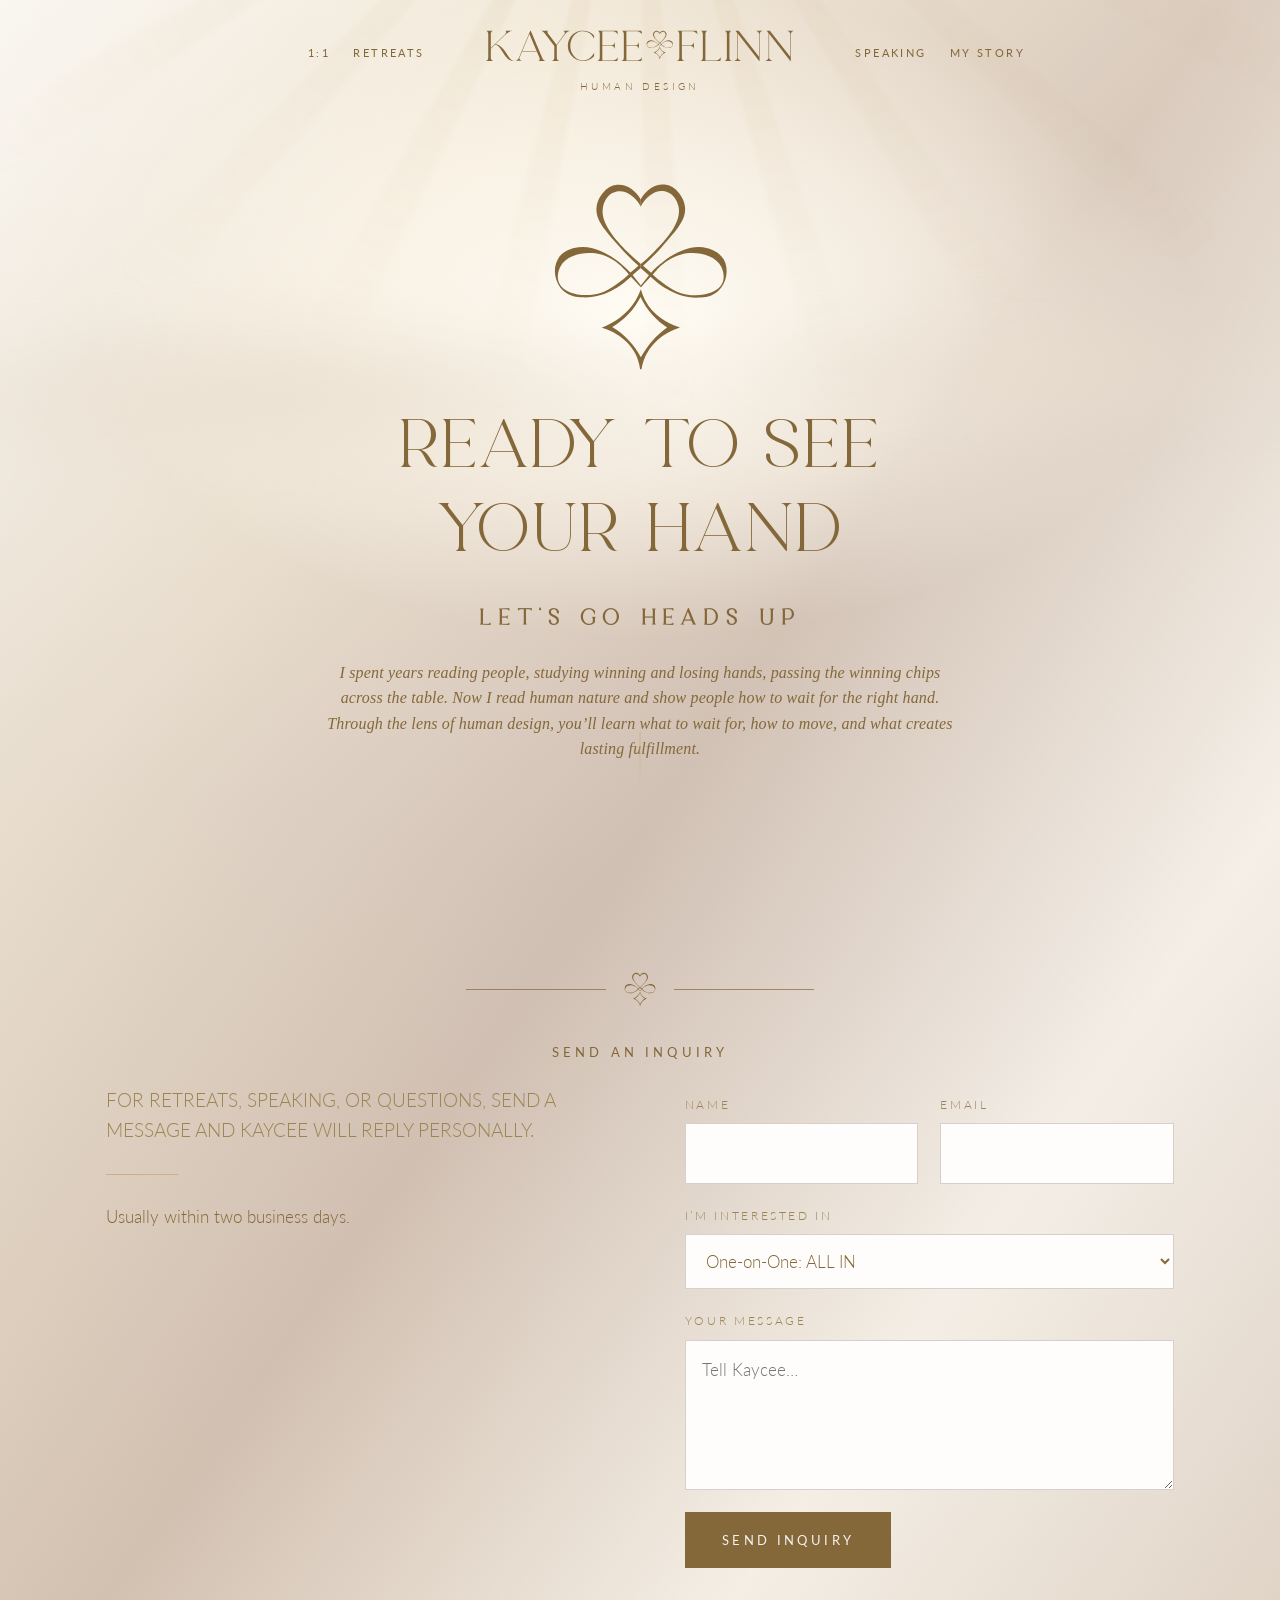
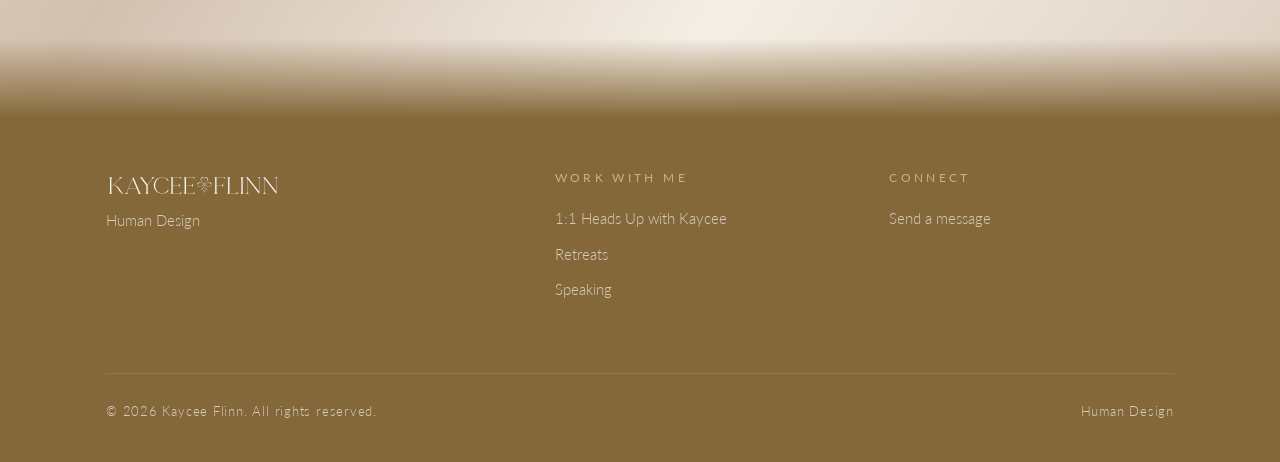
<file: contact.html>
<!doctype html>
<html lang="en" class="no-js">
<head>
  <meta charset="utf-8">
  <meta name="viewport" content="width=device-width, initial-scale=1">
  <title>Contact — Kaycee Flinn, Human Design</title>
  <meta name="description" content="Book a discovery call with Kaycee Flinn, or send an enquiry about one-on-one work, private retreats or keynote speaking.">
  <link rel="icon" href="assets/logo/favicon.svg" type="image/svg+xml">
  <link rel="preload" href="assets/fonts/TriklenCare.ttf" as="font" type="font/ttf" crossorigin>
  <link rel="preload" href="assets/fonts/Qariga.ttf" as="font" type="font/ttf" crossorigin>
  <link rel="preconnect" href="https://fonts.googleapis.com">
  <link rel="preconnect" href="https://fonts.gstatic.com" crossorigin>
  <link href="https://fonts.googleapis.com/css2?family=Lato:wght@300;400&display=swap" rel="stylesheet">
  <link rel="stylesheet" href="assets/styles.css">
</head>
<body>

<header class="site-header">
  <div class="wrap">
    <nav class="nav-split left" aria-label="Main">
      <a href="all-in.html">1:1</a>
      <a href="retreats.html">Retreats</a>
    </nav>
    <a class="brand" href="index.html" aria-label="Kaycee Flinn — home"><span class="brand-mark" aria-hidden="true"></span><span class="brand-tagline">Human Design</span></a>
    <nav class="nav-split right" aria-label="Secondary">
      <a href="speaking.html">Speaking</a>
      <a href="index.html#about">My Story</a>
    </nav>
    <button class="menu-toggle" aria-label="Menu" aria-expanded="false"><span></span><span></span></button>
    <nav class="mobile-nav" aria-label="Mobile">
      <a href="all-in.html">1:1</a>
      <a href="retreats.html">Retreats</a>
      <a href="speaking.html">Speaking</a>
      <a href="index.html#about">My Story</a>
    </nav>
  </div>
</header>

<main>

  <section class="hero" aria-label="Contact" id="book" style="min-height:auto;padding-top:160px;padding-bottom:60px">
    <div class="hero-inner">
      <span class="icon-mark" aria-hidden="true"></span>
      <h1 style="font-size:clamp(36px, 5.4vw, 78px)"><span class="all-in">READY TO SEE YOUR HAND</span></h1>
      <span class="eyebrow" style="font-size:22px">Let’s Go Heads Up</span>
      <p class="lead">I spent years reading people, studying winning and losing hands, passing the winning chips across the table. Now I read human nature and show people how to wait for the right hand. Through the lens of human design, you’ll learn what to wait for, how to move, and what creates lasting fulfillment.</p>
    </div>
    <div class="scroll-cue" aria-hidden="true"></div>
  </section>

  <section class="section" id="enquire">
    <div class="wrap">
      <div class="center reveal">
        <div class="ornament"><span class="icon-mark" aria-hidden="true"></span></div>
        <span class="eyebrow">Send an inquiry</span>
      </div>
    </div>
    <div class="wrap split" style="align-items:start">
      <div class="reveal">
        <p class="lead" style="text-transform:uppercase">For retreats, speaking, or questions, send a message and Kaycee will reply personally.</p>
        <hr class="rule">
        <p>Usually within two business days.</p>
      </div>
      <form class="form reveal d1" name="enquiry" method="POST" action="https://formspree.io/f/mpppdgyz" data-enquiry>
        <input type="hidden" name="_subject" value="New enquiry from kayceeflinn.com">
        <p class="hp"><label>Leave this empty <input name="_gotcha"></label></p>
        <div class="row">
          <label>Name <input name="name" autocomplete="name" required></label>
          <label>Email <input type="email" name="email" autocomplete="email" required></label>
        </div>
        <label>I’m interested in
          <select name="topic">
            <option>One-on-One: ALL IN</option>
            <option>Retreats</option>
            <option>Speaking</option>
            <option>Something else</option>
          </select>
        </label>
        <label>Your message <textarea name="message" required placeholder="Tell Kaycee…"></textarea></label>
        <button class="btn" type="submit">Send inquiry</button>
      </form>
    </div>
  </section>

</main>

<footer class="site-footer">
  <div class="wrap">
    <div class="footer-top">
      <div class="footer-brand">
        <img src="assets/logo/horizontal-ivory.svg" alt="Kaycee Flinn">
        <p>Human Design</p>
      </div>
      <div>
        <h4>Work with me</h4>
        <ul>
          <li><a href="all-in.html">1:1 Heads Up with Kaycee</a></li>
          <li><a href="retreats.html">Retreats</a></li>
          <li><a href="speaking.html">Speaking</a></li>
        </ul>
      </div>
      <div>
        <h4>Connect</h4>
        <ul>
          <li><a href="contact.html#enquire">Send a message</a></li>
        </ul>
      </div>
    </div>
    <div class="footer-bottom">
      <span>© <span data-year>2026</span> Kaycee Flinn. All rights reserved.</span>
      <span>Human Design</span>
    </div>
  </div>
</footer>

<script src="assets/main.js"></script>
</body>
</html>
</file>
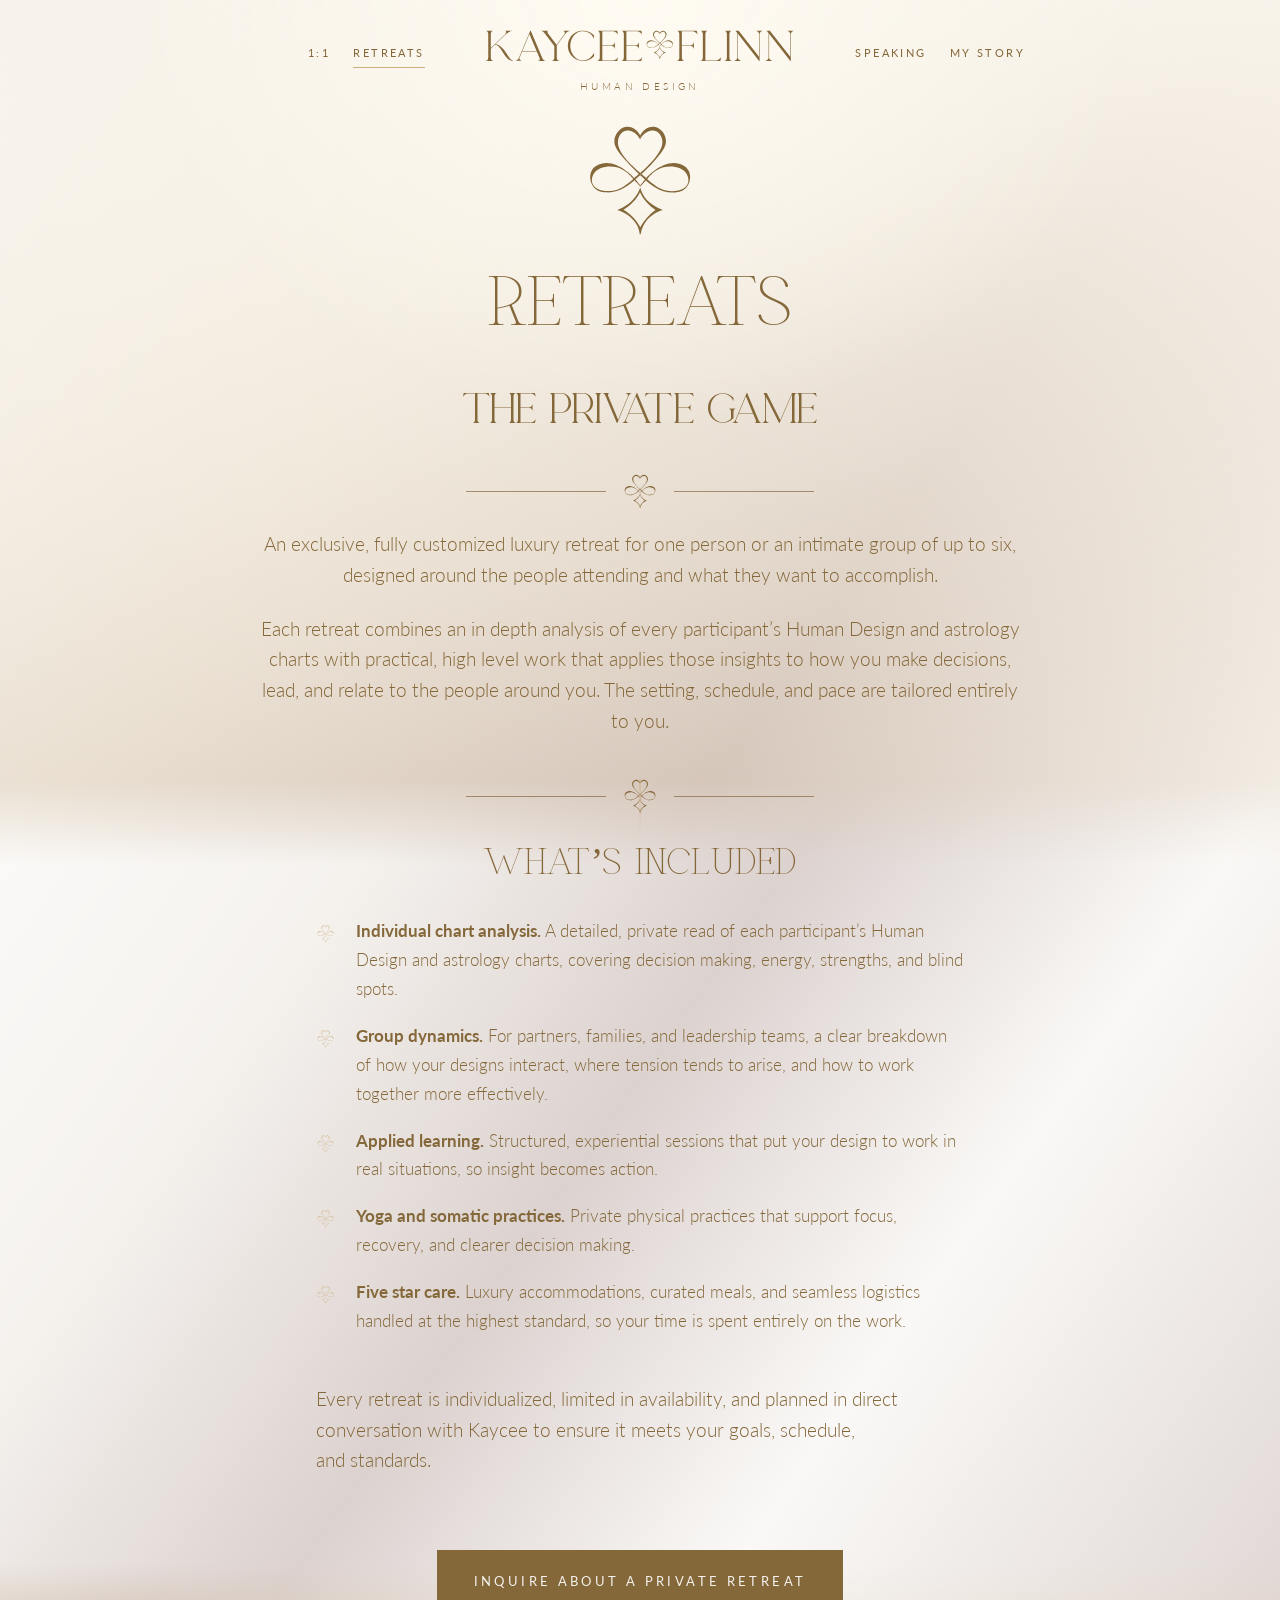
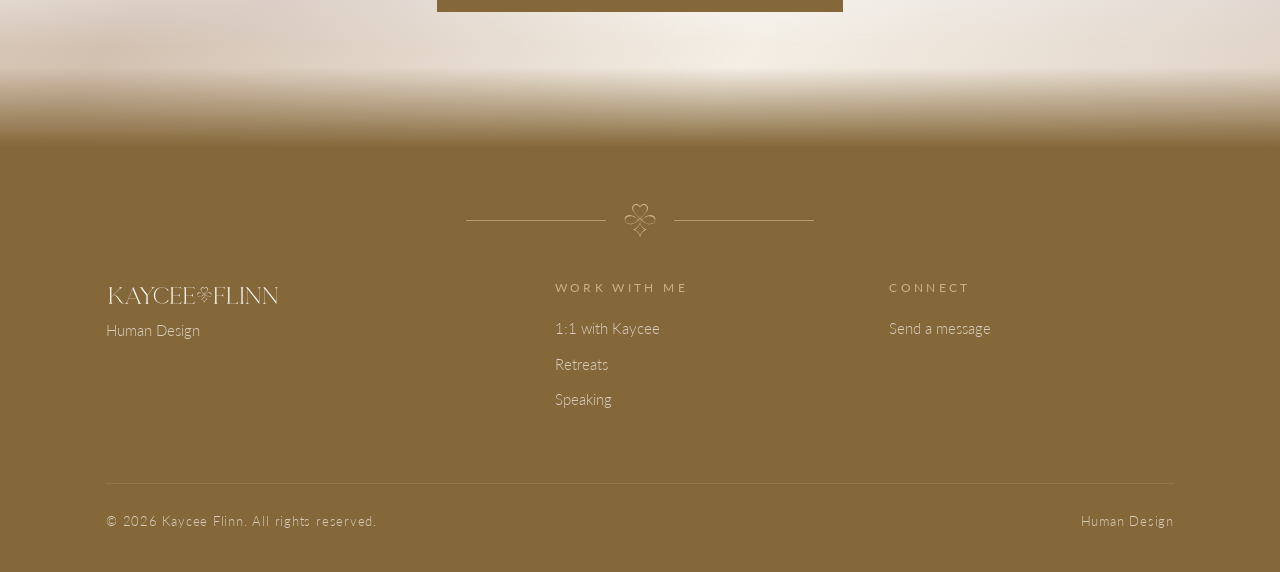
<file: retreats.html>
<!doctype html>
<html lang="en" class="no-js">
<head>
  <meta charset="utf-8">
  <meta name="viewport" content="width=device-width, initial-scale=1">
  <title>Private Retreats — Kaycee Flinn, Human Design</title>
  <meta name="description" content="Intimate, softly luxurious Human Design retreats with Kaycee Flinn — a private sanctuary to breathe, reflect and discover how you were designed to play the game of life.">
  <link rel="icon" href="assets/logo/favicon.svg" type="image/svg+xml">
  <link rel="preload" href="assets/fonts/TriklenCare.ttf" as="font" type="font/ttf" crossorigin>
  <link rel="preload" href="assets/fonts/Qariga.ttf" as="font" type="font/ttf" crossorigin>
  <link rel="preconnect" href="https://fonts.googleapis.com">
  <link rel="preconnect" href="https://fonts.gstatic.com" crossorigin>
  <link href="https://fonts.googleapis.com/css2?family=Lato:wght@300;400&display=swap" rel="stylesheet">
  <link rel="stylesheet" href="assets/styles.css">
</head>
<body>

<header class="site-header">
  <div class="wrap">
    <nav class="nav-split left" aria-label="Main">
      <a href="all-in.html">1:1</a>
      <a href="retreats.html" aria-current="page">Retreats</a>
    </nav>
    <a class="brand" href="index.html" aria-label="Kaycee Flinn — home"><span class="brand-mark" aria-hidden="true"></span><span class="brand-tagline">Human Design</span></a>
    <nav class="nav-split right" aria-label="Secondary">
      <a href="speaking.html">Speaking</a>
      <a href="index.html#about">My Story</a>
    </nav>
    <button class="menu-toggle" aria-label="Menu" aria-expanded="false"><span></span><span></span></button>
    <nav class="mobile-nav" aria-label="Mobile">
      <a href="all-in.html">1:1</a>
      <a href="retreats.html" aria-current="page">Retreats</a>
      <a href="speaking.html">Speaking</a>
      <a href="index.html#about">My Story</a>
    </nav>
  </div>
</header>

<main>

  <section class="page-hero" style="padding-top:100px">
    <div class="wrap center">
      <div class="narrow reveal">
        <span class="icon-mark" aria-hidden="true" style="display:block;width:104px;margin:24px auto 32px;color:var(--gold-deep)"></span>
        <h1 style="text-transform:uppercase">Retreats</h1>
        <p style="font-family:var(--font-logo);color:var(--gold-deep);font-weight:400;font-size:clamp(32px, 3.4vw, 42px);text-transform:uppercase;margin:-10px 0 28px">The Private Game</p>
        <div class="ornament" style="margin:20px auto"><span class="icon-mark" aria-hidden="true"></span></div>
        <p class="lead" style="color:var(--gold-deep)">An exclusive, fully customized luxury retreat for one person or an intimate group of up to six, designed around the people attending and what they want to accomplish.</p>
        <p class="lead" style="color:var(--gold-deep)">Each retreat combines an in depth analysis of every participant’s Human Design and astrology charts with practical, high level work that applies those insights to how you make decisions, lead, and relate to the people around you. The setting, schedule, and pace are tailored entirely to you.</p>
      </div>
    </div>
    <div class="scroll-cue" aria-hidden="true"></div>
  </section>

  <section class="section bg-ivory" style="padding-top:0;margin-top:-90px">
    <div class="wrap">
      <div class="center reveal">
        <div class="ornament"><span class="icon-mark" aria-hidden="true"></span></div>
        <h2 style="text-transform:uppercase;color:var(--gold-deep);font-size:clamp(26px, 3vw, 42px)">What’s included</h2>
      </div>
    </div>
    <div class="wrap narrow">
      <ul class="checks reveal d1">
        <li><strong>Individual chart analysis.</strong> A detailed, private read of each participant’s Human Design and astrology charts, covering decision making, energy, strengths, and blind spots.</li>
        <li><strong>Group dynamics.</strong> For partners, families, and leadership teams, a clear breakdown of how your designs interact, where tension tends to arise, and how to work together more effectively.</li>
        <li><strong>Applied learning.</strong> Structured, experiential sessions that put your design to work in real situations, so insight becomes action.</li>
        <li><strong>Yoga and somatic practices.</strong> Private physical practices that support focus, recovery, and clearer decision making.</li>
        <li><strong>Five star care.</strong> Luxury accommodations, curated meals, and seamless logistics handled at the highest standard, so your time is spent entirely on the work.</li>
      </ul>
      <p class="lead" style="color:var(--gold-deep);margin-top:30px">Every retreat is individualized, limited in availability, and planned in direct conversation with Kaycee to ensure it meets your goals, schedule, and standards.</p>
    </div>
  </section>

  <section class="section" style="padding-top:0;margin-top:-135px;padding-bottom:135px">
    <div class="wrap narrow center reveal">
      <div class="btn-row" style="justify-content:center"><a class="btn" href="contact.html?topic=Retreats#enquire">Inquire About a Private Retreat</a></div>
    </div>
  </section>

</main>

<footer class="site-footer" style="padding-top:20px">
  <div class="wrap">
    <div class="ornament" style="color:var(--gold);margin:36px auto 40px"><span class="icon-mark" aria-hidden="true"></span></div>
    <div class="footer-top">
      <div class="footer-brand">
        <img src="assets/logo/horizontal-ivory.svg" alt="Kaycee Flinn">
        <p>Human Design</p>
      </div>
      <div>
        <h4>Work with me</h4>
        <ul>
          <li><a href="all-in.html">1:1 with Kaycee</a></li>
          <li><a href="retreats.html">Retreats</a></li>
          <li><a href="speaking.html">Speaking</a></li>
        </ul>
      </div>
      <div>
        <h4>Connect</h4>
        <ul>
          <li><a href="contact.html#enquire">Send a message</a></li>
        </ul>
      </div>
    </div>
    <div class="footer-bottom">
      <span>© <span data-year>2026</span> Kaycee Flinn. All rights reserved.</span>
      <span>Human Design</span>
    </div>
  </div>
</footer>

<script src="assets/main.js"></script>
</body>
</html>
</file>
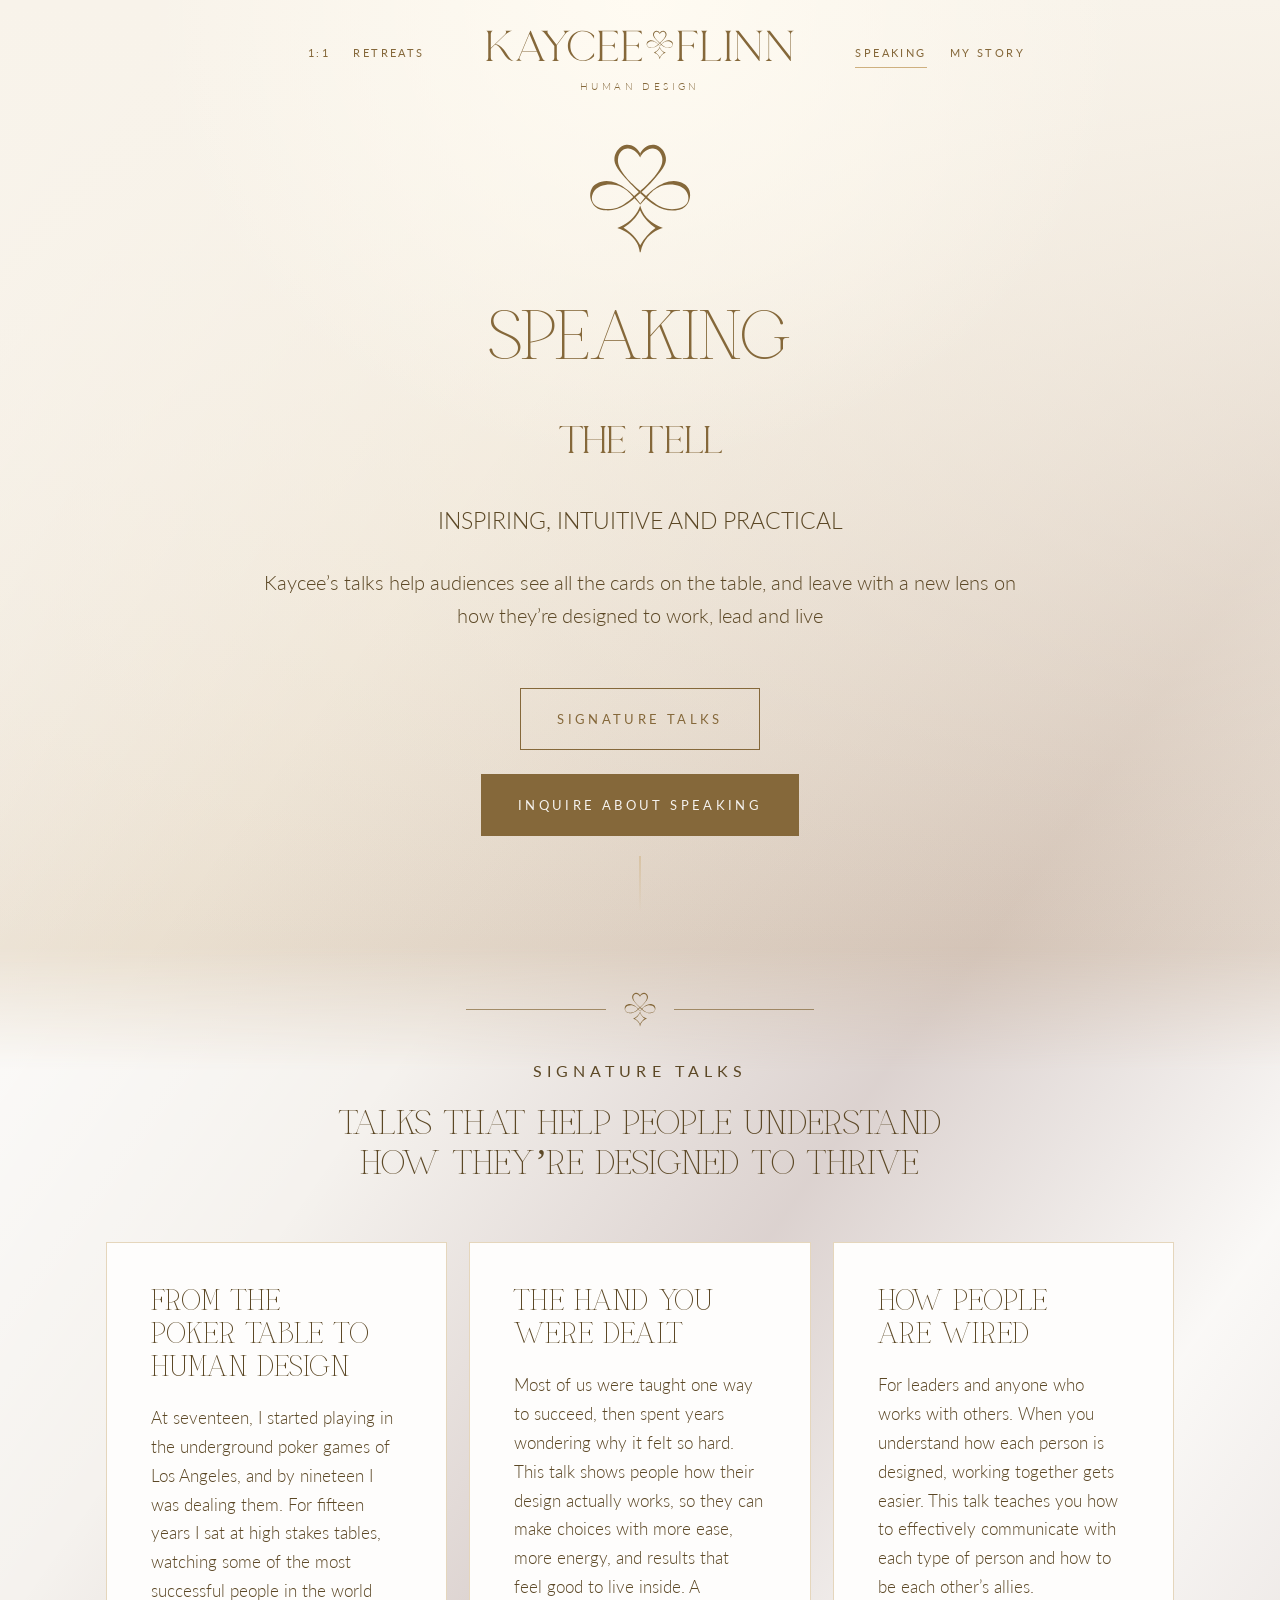
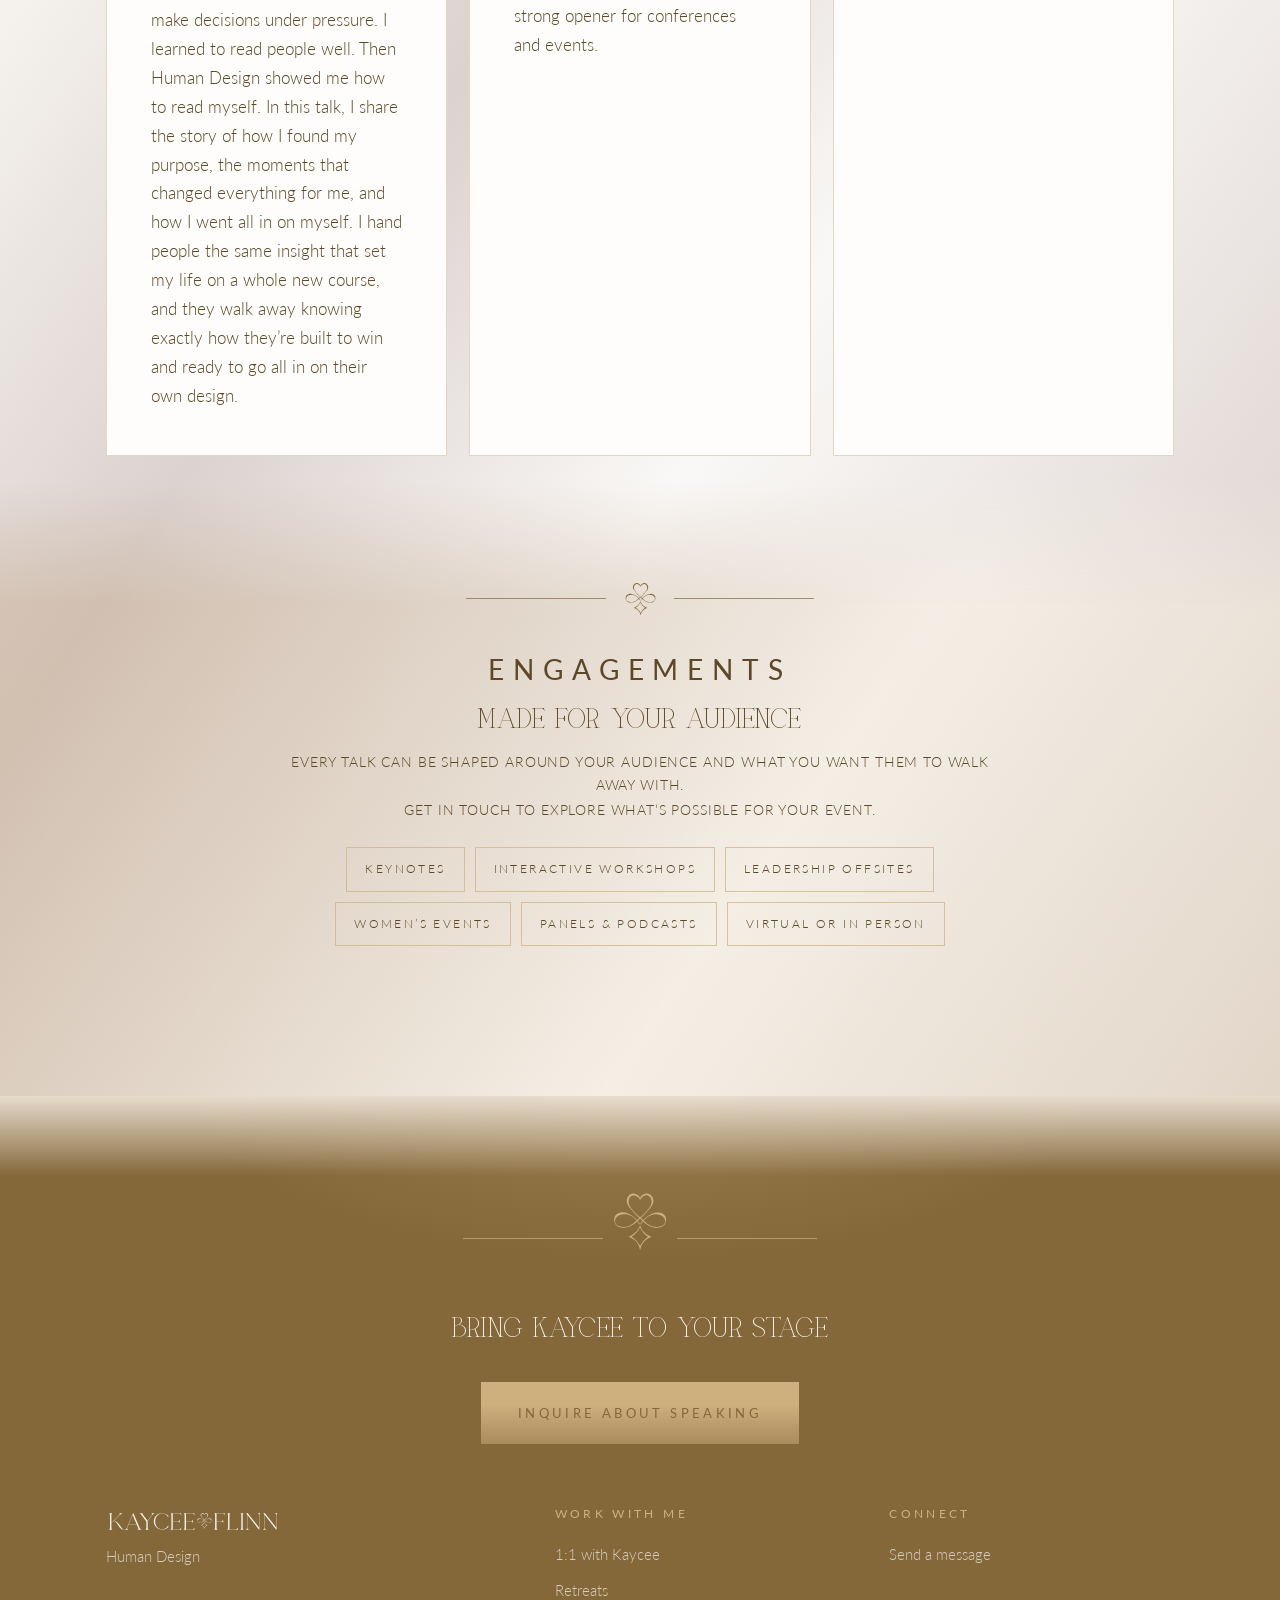
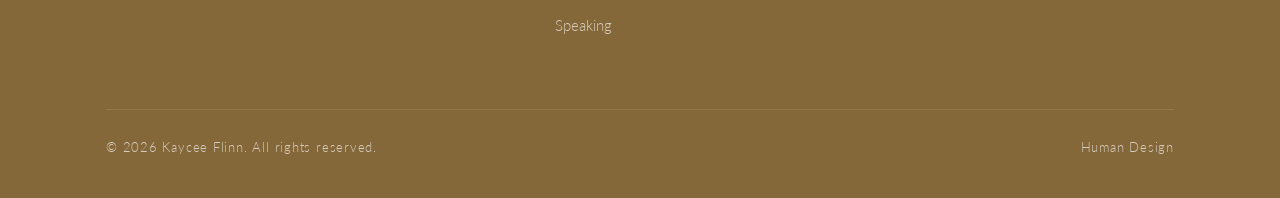
<file: speaking.html>
<!doctype html>
<html lang="en" class="no-js">
<head>
  <meta charset="utf-8">
  <meta name="viewport" content="width=device-width, initial-scale=1">
  <title>Keynote Speaking — Kaycee Flinn, Human Design</title>
  <meta name="description" content="Book Kaycee Flinn for keynotes, workshops and leadership offsites. Inspiring, practical talks on Human Design, alignment and playing the hand you were dealt.">
  <link rel="icon" href="assets/logo/favicon.svg" type="image/svg+xml">
  <link rel="preload" href="assets/fonts/TriklenCare.ttf" as="font" type="font/ttf" crossorigin>
  <link rel="preload" href="assets/fonts/Qariga.ttf" as="font" type="font/ttf" crossorigin>
  <link rel="preconnect" href="https://fonts.googleapis.com">
  <link rel="preconnect" href="https://fonts.gstatic.com" crossorigin>
  <link href="https://fonts.googleapis.com/css2?family=Lato:wght@300;400&family=Bodoni+Moda:ital,wght@1,400..500&display=swap" rel="stylesheet">
  <link rel="stylesheet" href="assets/styles.css">
  <style>
    .page-hero .lead,
    .page-hero .eyebrow,
    .section:not(.on-dark) .lead,
    .section:not(.on-dark) .eyebrow,
    .section:not(.on-dark) h2,
    .section:not(.on-dark) h3,
    .topic p,
    .chip { color: #5c4826; }
  </style>
</head>
<body>

<header class="site-header">
  <div class="wrap">
    <nav class="nav-split left" aria-label="Main">
      <a href="all-in.html">1:1</a>
      <a href="retreats.html">Retreats</a>
    </nav>
    <a class="brand" href="index.html" aria-label="Kaycee Flinn — home"><span class="brand-mark" aria-hidden="true"></span><span class="brand-tagline">Human Design</span></a>
    <nav class="nav-split right" aria-label="Secondary">
      <a href="speaking.html" aria-current="page">Speaking</a>
      <a href="index.html#about">My Story</a>
    </nav>
    <button class="menu-toggle" aria-label="Menu" aria-expanded="false"><span></span><span></span></button>
    <nav class="mobile-nav" aria-label="Mobile">
      <a href="all-in.html">1:1</a>
      <a href="retreats.html">Retreats</a>
      <a href="speaking.html" aria-current="page">Speaking</a>
      <a href="index.html#about">My Story</a>
    </nav>
  </div>
</header>

<main>

  <section class="page-hero">
    <div class="wrap center">
      <div class="narrow reveal">
        <span class="icon-mark" aria-hidden="true" style="display:block;width:104px;margin:-68px auto 48px;color:var(--gold-deep)"></span>
        <h1 style="text-transform:uppercase">Speaking</h1>
        <p style="font-family:var(--font-logo);color:var(--gold-deep);font-weight:400;font-size:clamp(28px, 3vw, 38px);text-transform:uppercase;margin:-10px 0 28px">The Tell</p>
        <p class="lead" style="font-size:clamp(21px, 1.8vw, 26px);text-transform:uppercase">Inspiring, intuitive and practical</p>
        <p class="lead" style="font-size:clamp(20px, 1.6vw, 24px)">Kaycee’s talks help audiences see all the cards on the table, and leave with a new lens on how they’re designed to work, lead and live</p>
        <div class="btn-row" style="justify-content:center;flex-direction:column;align-items:center;gap:24px;margin-top:56px">
          <a class="btn ghost" href="#topics">Signature Talks</a>
          <a class="btn" href="contact.html?topic=Speaking#enquire">Inquire about speaking</a>
        </div>
      </div>
    </div>
    <div class="scroll-cue" aria-hidden="true"></div>
  </section>

  <section class="section bg-ivory" id="topics">
    <div class="wrap">
      <div class="center"><div class="narrow reveal">
        <div class="ornament" style="margin-top:-104px"><span class="icon-mark" aria-hidden="true"></span></div>
        <span class="eyebrow" style="font-size:16px;margin-top:-34px">Signature Talks</span>
        <h2 style="text-transform:uppercase;font-size:clamp(24px, 2.8vw, 38px)">Talks that help people understand how they’re designed to thrive</h2>
      </div></div>
      <div class="topics">
        <article class="topic reveal">
          <h3>From the Poker Table to Human Design</h3>
          <p>At seventeen, I started playing in the underground poker games of Los Angeles, and by nineteen I was dealing them. For fifteen years I sat at high stakes tables, watching some of the most successful people in the world make decisions under pressure. I learned to read people well. Then Human Design showed me how to read myself. In this talk, I share the story of how I found my purpose, the moments that changed everything for me, and how I went all in on myself. I hand people the same insight that set my life on a whole new course, and they walk away knowing exactly how they’re built to win and ready to go all in on their own design.</p>
        </article>
        <article class="topic reveal">
          <h3>The Hand You Were Dealt</h3>
          <p>Most of us were taught one way to succeed, then spent years wondering why it felt so hard. This talk shows people how their design actually works, so they can make choices with more ease, more energy, and results that feel good to live inside. A strong opener for conferences and events.</p>
        </article>
        <article class="topic reveal">
          <h3>How People Are Wired</h3>
          <p>For leaders and anyone who works with others. When you understand how each person is designed, working together gets easier. This talk teaches you how to effectively communicate with each type of person and how to be each other’s allies.</p>
        </article>
      </div>
    </div>
  </section>

  <section class="section" style="padding-top:0;margin-top:-40px">
    <div class="wrap center">
      <div class="narrow reveal">
        <div class="ornament" style="margin-top:16px"><span class="icon-mark" aria-hidden="true"></span></div>
        <span class="eyebrow" style="font-size:28px;font-weight:400">Engagements</span>
        <h2 style="text-transform:uppercase;font-size:28px;font-weight:400;margin-top:-10px">Made for Your Audience</h2>
        <p class="lead" style="text-transform:uppercase;font-size:14px;letter-spacing:.06em">Every talk can be shaped around your audience and what you want them to walk away with.</p>
        <p class="lead" style="text-transform:uppercase;font-size:14px;letter-spacing:.06em;margin-top:-14px">Get in touch to explore what’s possible for your event.</p>
        <div class="chips">
          <span class="chip">Keynotes</span>
          <span class="chip">Interactive workshops</span>
          <span class="chip">Leadership offsites</span>
          <span class="chip">Women’s events</span>
          <span class="chip">Panels &amp; podcasts</span>
          <span class="chip">Virtual or in person</span>
        </div>
      </div>
    </div>
  </section>

  <section class="final-cta on-dark" style="padding-top:100px;padding-bottom:40px">
    <div class="wrap">
      <div class="ornament" style="margin-top:-4px;gap:10px"><span class="icon-mark" aria-hidden="true"></span></div>
      <h2 style="text-transform:uppercase;font-size:clamp(18px, 2.2vw, 28px)">Bring Kaycee to your stage</h2>
      <div class="btn-row"><a class="btn gold" href="contact.html?topic=Speaking#enquire">Inquire about speaking</a></div>
    </div>
  </section>

</main>

<footer class="site-footer" style="padding-top:20px">
  <div class="wrap">
    <div class="footer-top">
      <div class="footer-brand">
        <img src="assets/logo/horizontal-ivory.svg" alt="Kaycee Flinn">
        <p>Human Design</p>
      </div>
      <div>
        <h4>Work with me</h4>
        <ul>
          <li><a href="all-in.html">1:1 with Kaycee</a></li>
          <li><a href="retreats.html">Retreats</a></li>
          <li><a href="speaking.html">Speaking</a></li>
        </ul>
      </div>
      <div>
        <h4>Connect</h4>
        <ul>
          <li><a href="contact.html#enquire">Send a message</a></li>
        </ul>
      </div>
    </div>
    <div class="footer-bottom">
      <span>© <span data-year>2026</span> Kaycee Flinn. All rights reserved.</span>
      <span>Human Design</span>
    </div>
  </div>
</footer>

<script src="assets/main.js"></script>
</body>
</html>
</file>
<file: assets/styles.css>
/* ==========================================================================
   Kaycee Flinn — Human Design
   Brand: Visual Branding 2026 (Legacy Creative)
   ========================================================================== */

@font-face {
  font-family: "Triklen Care";
  src: url("fonts/TriklenCare.ttf") format("truetype");
  font-display: swap;
}
@font-face {
  font-family: "Qariga";
  src: url("fonts/Qariga.ttf") format("truetype");
  font-display: swap;
}


:root {
  /* Brand palette */
  --burgundy: #85683a;
  --burgundy-soft: #a08750;
  --cloud: #fefdfc;
  --ivory: #f5f2ee;
  --beige: #e7dccd;
  --gold: #ceb07f;
  --gold-deep: #85683a; /* darker gold for text on light grounds (contrast) */
  --ink: #85683a;       /* gold, used for all default body text */
  --ink-soft: #9c8554;

  --font-display: "Qariga", "Cormorant Garamond", Georgia, serif;
  --font-logo: "Triklen Care", "Cormorant Garamond", Georgia, serif;
  --font-body: "Gill Sans", "Gill Sans MT", "Lato", "Helvetica Neue", Arial, sans-serif;

  --max: 1180px;
  --gutter: clamp(20px, 5vw, 56px);
  --section: clamp(80px, 12vw, 150px);
  --ease: cubic-bezier(.22, .61, .36, 1);
}

*, *::before, *::after { box-sizing: border-box; }
html { scroll-behavior: smooth; }
section[id] { scroll-margin-top: 70px; }
body {
  margin: 0;
  background:
    linear-gradient(125deg, rgba(255,255,255,.65) 0%, rgba(255,255,255,0) 22%, rgba(66,15,21,.14) 45%, rgba(255,255,255,.5) 68%, rgba(66,15,21,.12) 100%),
    linear-gradient(195deg, #f4ebda 0%, var(--beige) 45%, #ecdfc8 100%);
  color: var(--ink);
  font-family: var(--font-body);
  font-size: clamp(17px, 1.15vw, 19px);
  line-height: 1.7;
  font-weight: 300;
  -webkit-font-smoothing: antialiased;
  text-rendering: optimizeLegibility;
}
img, svg { display: block; max-width: 100%; }
a { color: inherit; }
::selection { background: var(--gold); color: var(--burgundy); }

/* ---------- Type ---------- */
h1, h2, h3 {
  font-family: var(--font-display);
  font-weight: 400;
  line-height: 1.12;
  margin: 0 0 .5em;
  letter-spacing: .005em;
  text-wrap: balance;
}
h1 { font-size: clamp(42px, 6.4vw, 92px); }
h2 { font-size: clamp(34px, 4.4vw, 62px); }
h3 { font-size: clamp(25px, 2.3vw, 32px); }
p { margin: 0 0 1.2em; text-wrap: pretty; }
.lead { font-size: clamp(19px, 1.5vw, 23px); line-height: 1.6; color: var(--ink-soft); }
.eyebrow {
  display: inline-block;
  font-family: var(--font-body);
  font-weight: 400;
  font-size: 13px;
  letter-spacing: .32em;
  text-transform: uppercase;
  color: var(--gold-deep);
  margin-bottom: 22px;
}
.on-dark .eyebrow { color: var(--gold); }
.hero .eyebrow-sub { display: block; font-size: 10px; letter-spacing: .28em; margin: -24px 0 26px; }
em.gold, .gold-text { color: var(--gold-deep); font-style: normal; }
.on-dark em.gold { color: var(--gold); }

/* ---------- Layout ---------- */
.wrap { width: 100%; max-width: var(--max); margin: 0 auto; padding: 0 var(--gutter); }
.narrow { max-width: 760px; }
.section { padding: var(--section) 0; position: relative; }
.center { text-align: center; }
.center .narrow { margin-left: auto; margin-right: auto; }
.bg-ivory, .bg-beige, .bg-burgundy { position: relative; }
.bg-ivory::before, .bg-beige::before, .bg-burgundy::before {
  content: ""; position: absolute; inset: 0; z-index: -1;
  -webkit-mask-image: linear-gradient(to bottom, transparent 0%, #000 10%, #000 90%, transparent 100%);
          mask-image: linear-gradient(to bottom, transparent 0%, #000 10%, #000 90%, transparent 100%);
}
.bg-ivory::before { background: linear-gradient(125deg, rgba(255,255,255,.65) 0%, rgba(255,255,255,0) 22%, rgba(66,15,21,.14) 45%, rgba(255,255,255,.5) 68%, rgba(66,15,21,.12) 100%), var(--ivory); }
.bg-beige::before { background: linear-gradient(125deg, rgba(255,255,255,.65) 0%, rgba(255,255,255,0) 22%, rgba(66,15,21,.14) 45%, rgba(255,255,255,.5) 68%, rgba(66,15,21,.12) 100%), var(--beige); }
.bg-burgundy::before { background: linear-gradient(125deg, rgba(255,255,255,.16) 0%, rgba(255,255,255,0) 22%, rgba(0,0,0,.24) 45%, rgba(255,255,255,.12) 68%, rgba(0,0,0,.2) 100%), var(--burgundy); }
.bg-burgundy { color: var(--ivory); }
.on-dark .lead, .bg-burgundy .lead { color: rgba(245, 242, 238, .78); }

.split { display: grid; grid-template-columns: 1fr 1fr; gap: clamp(40px, 7vw, 110px); align-items: center; }
.split.reverse > :first-child { order: 2; }
@media (max-width: 860px) {
  .split { grid-template-columns: 1fr; }
  .split.reverse > :first-child { order: 0; }
}

/* ---------- Ornaments ---------- */
.ornament { display: flex; align-items: center; justify-content: center; gap: 18px; color: var(--gold-deep); margin: 0 auto 30px; }
.ornament::before, .ornament::after { content: ""; height: 1px; width: 140px; background: currentColor; opacity: .7; }
.ornament-wide::before, .ornament-wide::after { width: 140px; }
.ornament img, .ornament svg { width: 26px; height: auto; }
.ornament .icon-mark { margin-left: 0; margin-right: 0; }
.ornament-full { width: 100vw; position: relative; left: 50%; right: 50%; margin-left: -50vw; margin-right: -50vw; gap: 0; }
.ornament-full::before, .ornament-full::after { width: 50%; }
#work-with-me .eyebrow { font-size: 20px; }
#about .eyebrow { font-size: 26px; letter-spacing: .2em; }
.rule { width: 72px; height: 1px; background: var(--gold); border: 0; margin: 28px 0; }
.center .rule { margin-left: auto; margin-right: auto; }

/* Icon from the logo system, recoloured via CSS mask */
.icon-mark {
  display: inline-block;
  position: relative;
  width: 32px; aspect-ratio: 820 / 890;
  background: currentColor;
  -webkit-mask: url("logo/icon.svg") center / contain no-repeat;
          mask: url("logo/icon.svg") center / contain no-repeat;
}
.icon-mark::before, .icon-mark::after {
  content: ""; position: absolute; left: 50%; width: 1px; height: 48px;
  transform: translateX(-50%);
}
.icon-mark::before { bottom: 100%; background: linear-gradient(to bottom, transparent, currentColor); }
.icon-mark::after { top: 100%; background: linear-gradient(to bottom, currentColor, transparent); }
.pcard .icon-mark::before, .pcard .icon-mark::after,
.feel-list .icon-mark::before, .feel-list .icon-mark::after { content: none; }

/* ---------- Buttons ---------- */
.btn {
  display: inline-flex; align-items: center; justify-content: center; gap: 12px;
  font-family: var(--font-body);
  font-size: 13px; font-weight: 400;
  letter-spacing: .26em; text-transform: uppercase;
  text-decoration: none;
  padding: 19px 36px;
  border: 1px solid var(--burgundy);
  background: var(--burgundy); color: var(--ivory);
  transition: background .4s var(--ease), color .4s var(--ease), border-color .4s var(--ease);
  cursor: pointer;
}
.btn:hover { background: transparent; color: var(--burgundy); }
.btn.ghost { background: transparent; color: var(--burgundy); }
.btn.ghost:hover { background: var(--burgundy); color: var(--ivory); }
.btn.gold { background: var(--gold); border-color: var(--gold); color: var(--burgundy); }
.btn.gold:hover { background: transparent; color: var(--gold); }
.btn.ghost-light { background: transparent; border-color: rgba(206, 176, 127, .7); color: var(--ivory); }
.btn.ghost-light:hover { background: var(--gold); color: var(--burgundy); border-color: var(--gold); }
.btn-row { display: flex; flex-wrap: wrap; gap: 14px; margin-top: 36px; }
.center .btn-row { justify-content: center; }
.text-link {
  font-size: 13px; letter-spacing: .26em; text-transform: uppercase;
  text-decoration: none; color: var(--burgundy);
  border-bottom: 1px solid var(--gold); padding-bottom: 6px;
  transition: color .3s, border-color .3s;
}
.text-link:hover { color: var(--gold-deep); }
.on-dark .text-link { color: var(--ivory); }

/* ---------- Header ---------- */
.site-header {
  position: fixed; inset: 0 0 auto 0; z-index: 50;
  transition: background .5s var(--ease), box-shadow .5s var(--ease), padding .5s var(--ease);
  padding: 14px 0;
}
.site-header.scrolled {
  background: rgba(254, 253, 252, .94);
  -webkit-backdrop-filter: blur(10px); backdrop-filter: blur(10px);
  box-shadow: 0 1px 0 rgba(66, 15, 21, .08);
  padding: 10px 0;
}
.site-header .wrap { display: grid; grid-template-columns: 1fr auto 1fr; align-items: center; gap: 24px; }
.brand { grid-column: 2; justify-self: center; display: flex; flex-direction: column; align-items: center; gap: 4px; color: var(--gold-deep); text-decoration: none; line-height: normal; }
.header-line { display: block; width: 1px; height: 56px; background: linear-gradient(to bottom, var(--gold), transparent); }
.brand-mark {
  display: block;
  height: 62px; width: auto; aspect-ratio: 1355.1 / 263.7;
  margin-top: 0px;
  background: currentColor;
  -webkit-mask: url("logo/horizontal.svg") center / contain no-repeat;
          mask: url("logo/horizontal.svg") center / contain no-repeat;
  filter:
    drop-shadow(-0.5px -0.5px 0.3px rgba(255, 250, 240, .9))
    drop-shadow(0.6px 1px 0.6px rgba(66, 15, 21, .3));
}
.brand-tagline { font-family: var(--font-body); font-size: 10px; letter-spacing: .34em; text-transform: uppercase; color: inherit; }
.brand img { display: block; height: 62px; width: auto; }
.nav-split { display: flex; align-items: center; gap: clamp(12px, 1.8vw, 28px); }
.nav-split.left { grid-column: 1; justify-self: end; margin-right: 32px; }
.nav-split.right { grid-column: 3; justify-self: start; margin-left: 32px; }
.nav-split a {
  font-size: 11px; letter-spacing: .22em; text-transform: uppercase;
  font-weight: 400;
  text-decoration: none; color: var(--ink); position: relative; padding: 6px 0;
  white-space: nowrap;
}
.nav-split a::after {
  content: ""; position: absolute; left: 0; right: 100%; bottom: 0; height: 1px;
  background: var(--gold); transition: right .4s var(--ease);
}
.nav-split a:hover::after, .nav-split a[aria-current="page"]::after { right: 0; }

.menu-toggle {
  display: none; grid-column: 3; justify-self: end; position: relative; z-index: 2; background: none; border: 0; padding: 10px; margin-right: -10px; cursor: pointer; color: var(--burgundy);
}
.menu-toggle span { display: block; width: 26px; height: 1px; background: currentColor; margin: 7px 0; transition: transform .4s var(--ease), opacity .3s; }
.menu-open .menu-toggle span:nth-child(1) { transform: translateY(4px) rotate(45deg); }
.menu-open .menu-toggle span:nth-child(2) { transform: translateY(-4px) rotate(-45deg); }
.mobile-nav { display: none; }

@media (max-width: 560px) {
  .nav-split { display: none; }
  .menu-toggle { display: block; }
  .mobile-nav {
    display: flex; flex-direction: column; justify-content: center; align-items: center; gap: 30px;
    position: fixed; inset: 0; z-index: 1;
    background: var(--ivory);
    opacity: 0; visibility: hidden; transition: opacity .45s var(--ease), visibility .45s;
  }
  .mobile-nav a {
    font-size: 15px; letter-spacing: .26em; text-transform: uppercase;
    text-decoration: none; color: var(--ink);
  }
  .menu-open .mobile-nav { opacity: 1; visibility: visible; }
  .menu-open { position: fixed; left: 0; right: 0; overflow: hidden; width: 100%; }
  .brand-mark { height: 46px; }
  .brand img { height: 46px; }
}

/* ---------- Hero (home) — the curtains open onto morning light ---------- */
.hero {
  position: relative; min-height: 100vh; min-height: 100svh;
  display: grid; place-items: center; text-align: center;
  overflow: hidden; isolation: isolate;
  background: radial-gradient(ellipse 60% 55% at 50% 38%, rgba(255, 252, 244, 1) 0%, rgba(255, 249, 238, .6) 40%, transparent 72%);
  padding: 90px 0 110px;
}
/* soft golden rays */
.hero::before {
  content: ""; position: absolute; inset: -20% -10% auto -10%; height: 120%; z-index: -1;
  background: repeating-conic-gradient(from 200deg at 50% -10%, rgba(206, 176, 127, .0) 0deg 5deg, rgba(206, 176, 127, .11) 6deg 9deg, rgba(206, 176, 127, 0) 10deg 15deg);
  -webkit-mask: radial-gradient(ellipse 70% 80% at 50% 0%, #000 0%, transparent 75%);
          mask: radial-gradient(ellipse 70% 80% at 50% 0%, #000 0%, transparent 75%);
  animation: rays 14s ease-in-out infinite alternate;
}
@keyframes rays { from { transform: rotate(-2deg); opacity: .8; } to { transform: rotate(2deg); opacity: 1; } }
/* drifting smoke */
.hero::after {
  content: ""; position: absolute; inset: auto -20% 10% -20%; height: 60%; z-index: -1;
  background:
    radial-gradient(ellipse 40% 30% at 30% 30%, rgba(231, 220, 205, .7), transparent 60%),
    radial-gradient(ellipse 35% 25% at 72% 25%, rgba(231, 220, 205, .55), transparent 60%);
  filter: blur(20px);
  animation: smoke 18s ease-in-out infinite alternate;
}
@keyframes smoke { from { transform: translateX(-3%); } to { transform: translateX(3%); } }

.curtain {
  position: absolute; top: 0; bottom: 0; width: 51%; z-index: 3; pointer-events: none;
  background:
    repeating-linear-gradient(90deg, rgba(0,0,0,.22) 0 2px, transparent 2px 46px, rgba(255,255,255,.05) 46px 52px, transparent 52px 90px),
    linear-gradient(90deg, #2f0a0f, var(--burgundy) 30%, #561820 55%, var(--burgundy) 80%, #2f0a0f);
  animation: 2.4s cubic-bezier(.7, 0, .2, 1) .45s both;
}
.curtain.left { left: 0; transform-origin: left; }
.curtain.right { right: 0; transform-origin: right; }
.curtain.left { animation-name: open-left; }
.curtain.right { animation-name: open-right; }
@keyframes open-left { to { transform: translateX(-100%); visibility: hidden; } }
@keyframes open-right { to { transform: translateX(100%); visibility: hidden; } }
/* the tie-backs left visible at the edges */
.curtain-edge {
  position: absolute; top: 0; bottom: 0; width: clamp(14px, 2.2vw, 34px); z-index: 2;
  background: linear-gradient(90deg, #2f0a0f, var(--burgundy) 60%, #5a1a21);
  box-shadow: 0 0 40px rgba(66, 15, 21, .25);
}
.curtain-edge.left { left: 0; }
.curtain-edge.right { right: 0; transform: scaleX(-1); }

.hero-inner { position: relative; z-index: 1; max-width: 940px; padding: 0 var(--gutter); }
.hero .icon-mark { width: clamp(130px, 14vw, 180px); color: var(--gold-deep); margin: 20px auto 24px; }
.hero h1 { color: var(--burgundy); margin-bottom: 26px; }
.hero h1 .all-in {
  font-family: var(--font-logo); letter-spacing: .04em; color: var(--gold-deep);
}
.hero .eyebrow {
  font-family: var(--font-logo);
}
.hero .eyebrow:not(.eyebrow-sub) { font-weight: 700; }
.hero .lead { max-width: 660px; margin: 0 auto; font-family: "Bodoni Moda", "Cormorant Garamond", Georgia, serif; font-style: italic; font-weight: 400; font-size: clamp(16px, 1.2vw, 19px); letter-spacing: .01em; color: var(--gold-deep); }
.hero .btn-row { margin-top: 56px; }
.hero .btn-row .btn.ghost { color: var(--gold-deep); border-color: var(--gold-deep); }
.hero .btn-row .btn.ghost:hover { background: var(--gold); color: var(--burgundy); border-color: var(--gold); }
.scroll-cue {
  position: absolute; left: 50%; bottom: 34px; transform: translateX(-50%);
  width: 1px; height: 56px; background: linear-gradient(var(--gold), transparent); z-index: 1;
  animation: cue 2.6s ease-in-out infinite;
}
@keyframes cue { 0%, 100% { opacity: .3; transform: translate(-50%, -6px); } 50% { opacity: 1; transform: translate(-50%, 4px); } }

/* ---------- Page hero (inner pages) ---------- */
.page-hero {
  padding: clamp(150px, 18vw, 210px) 0 clamp(70px, 9vw, 110px);
  background:
    radial-gradient(ellipse 55% 70% at 50% 0%, rgba(255, 251, 242, 1), transparent 70%),
    linear-gradient(180deg, #f8f3ea, rgba(248, 243, 234, 0));
  position: relative; overflow: hidden;
}
.page-hero h1 { color: var(--burgundy); font-size: clamp(42px, 5.6vw, 80px); }
.page-hero .split { align-items: end; }
.page-hero figure { margin: 0; }

/* ---------- Image frames ---------- */
.frame { position: relative; margin: 0; }
.frame img { width: 100%; height: 100%; object-fit: cover; }
.frame.arch { aspect-ratio: 4 / 5; border-radius: 999px 999px 0 0; overflow: hidden; }
.frame.portrait { aspect-ratio: 4 / 5; overflow: hidden; }
.frame.wide { aspect-ratio: 16 / 10; overflow: hidden; }
.frame.outline::after {
  content: ""; position: absolute; inset: 16px; border: 1px solid rgba(206, 176, 127, .8); pointer-events: none; border-radius: inherit;
}
.photo-note {
  position: absolute; left: 50%; bottom: 22px; transform: translateX(-50%);
  font-size: 11px; letter-spacing: .24em; text-transform: uppercase; white-space: nowrap;
  background: rgba(254, 253, 252, .9); color: var(--ink-soft); padding: 8px 14px;
}
.credentials {
  font-size: 11px; letter-spacing: .18em; text-transform: uppercase; color: var(--ink-soft);
  margin-top: 30px;
}
#about p:not(.credentials) { font-size: clamp(19px, 1.5vw, 23px); line-height: 1.6; color: var(--gold-deep); font-weight: 300; text-transform: none; letter-spacing: normal; }
#about h2, #about .credentials { color: var(--gold-deep); }

/* ---------- Pain points ---------- */
.feel-list { list-style: none; padding: 0; margin: 40px 0 0; display: grid; gap: 0; }
.feel-list li {
  display: grid; grid-template-columns: 28px 1fr; gap: 18px;
  padding: 22px 0; border-top: 1px solid rgba(66, 15, 21, .12);
}
.feel-list li:last-child { border-bottom: 1px solid rgba(66, 15, 21, .12); }
.feel-list .icon-mark { width: 18px; color: var(--gold); margin-top: 6px; }

/* ---------- Pull quote ---------- */
.pull {
  font-family: var(--font-display);
  font-size: clamp(28px, 3.4vw, 46px); line-height: 1.25;
  color: var(--burgundy); margin: 0; text-wrap: balance;
}
.on-dark .pull { color: var(--ivory); }

/* ---------- Benefit cards ---------- */
.cards { display: grid; grid-template-columns: repeat(4, 1fr); gap: 22px; margin-top: 56px; }
@media (max-width: 1080px) { .cards { grid-template-columns: repeat(2, 1fr); } }
@media (max-width: 580px) { .cards { grid-template-columns: 1fr; } }
.cards.three { grid-template-columns: repeat(3, 1fr); }
@media (max-width: 900px) { .cards.three { grid-template-columns: 1fr; } }
.cards.two { grid-template-columns: repeat(2, 1fr); max-width: 780px; margin-left: auto; margin-right: auto; }
@media (max-width: 700px) { .cards.two { grid-template-columns: 1fr; } }
.card .price { font-family: var(--font-logo); font-size: 34px; color: var(--gold-deep); margin: 0 0 14px; }
.card .btn-row { margin-top: 26px; }
.card {
  background: var(--cloud); padding: 26px 32px 28px; position: relative;
  border: 1px solid rgba(206, 176, 127, .45);
  transition: transform .5s var(--ease), box-shadow .5s var(--ease);
  min-width: 0;
}
.card:hover { transform: translateY(-4px); box-shadow: 0 24px 50px -30px rgba(66, 15, 21, .35); }
.card .num { font-family: var(--font-logo); font-size: 15px; letter-spacing: .2em; color: var(--gold-deep); display: block; margin-bottom: 18px; }
.card h3 { color: var(--burgundy); text-transform: uppercase; margin-top: 0; }
.card p { margin: 0; color: var(--gold-deep); }

/* ---------- Playing cards (x-ray section) ---------- */
.xray { overflow: hidden; }
.xray .split { align-items: center; }
.card-fan { position: relative; height: clamp(300px, 34vw, 430px); }
.pcard {
  position: absolute; left: 50%; top: 50%;
  width: clamp(150px, 16vw, 210px); aspect-ratio: 5 / 7;
  margin-left: calc(clamp(150px, 16vw, 210px) / -2);
  margin-top: calc(clamp(150px, 16vw, 210px) * -0.7);
  background: var(--ivory); border-radius: 12px;
  box-shadow: 0 30px 60px -20px rgba(0, 0, 0, .55);
  display: grid; place-items: center; color: var(--burgundy);
  transition: transform 1.2s var(--ease);
  transform-origin: 50% 120%;
}
.pcard::before { content: ""; position: absolute; inset: 9px; border: 1px solid var(--gold); border-radius: 7px; }
.pcard .icon-mark { width: 44%; }
.pcard .corner { position: absolute; font-family: var(--font-logo); font-size: 18px; color: var(--burgundy); line-height: 1; }
.pcard .corner.tl { top: 18px; left: 18px; }
.pcard .corner.br { bottom: 18px; right: 18px; transform: rotate(180deg); }
.pcard.back {
  background:
    repeating-linear-gradient(45deg, rgba(206,176,127,.18) 0 1px, transparent 1px 12px),
    repeating-linear-gradient(-45deg, rgba(206,176,127,.18) 0 1px, transparent 1px 12px),
    var(--burgundy-soft);
  color: var(--gold);
}
.pcard.back::before { border-color: rgba(206, 176, 127, .8); }
.card-fan .pcard:nth-child(1) { transform: rotate(0); }
.card-fan .pcard:nth-child(2) { transform: rotate(0); }
.card-fan .pcard:nth-child(3) { transform: rotate(0); }
.card-fan.is-visible .pcard:nth-child(1) { transform: rotate(-18deg) translateX(-30px); }
.card-fan.is-visible .pcard:nth-child(2) { transform: rotate(0deg) translateY(-14px); }
.card-fan.is-visible .pcard:nth-child(3) { transform: rotate(18deg) translateX(30px); }

/* ---------- Offer cards ---------- */
.offers { display: grid; grid-template-columns: repeat(2, 1fr); gap: 24px; margin-top: 60px; align-items: start; }
@media (max-width: 960px) { .offers { grid-template-columns: 1fr; max-width: 560px; margin-left: auto; margin-right: auto; } }
.offer {
  display: flex; flex-direction: column; text-decoration: none; color: inherit;
  background: var(--cloud); border: 1px solid rgba(206, 176, 127, .5);
  transition: transform .5s var(--ease), box-shadow .5s var(--ease);
  min-width: 0;
}
.offer:hover { transform: translateY(-6px); box-shadow: 0 30px 60px -36px rgba(66, 15, 21, .5); }
.offer .frame { aspect-ratio: 4 / 3; overflow: hidden; }
.offer .frame img { transition: transform 1.4s var(--ease); }
.offer:hover .frame img { transform: scale(1.05); }
.offer-body { padding: 34px 30px 36px; display: flex; flex-direction: column; flex: 1; min-width: 0; }
.offer-body .eyebrow { margin-bottom: 12px; font-size: 11.5px; }
.offer-body h3 { color: var(--burgundy); }
.offer-body p { color: var(--gold-deep); flex: 1; }
.offer-body .text-link { align-self: center; }

/* ---------- Steps ---------- */
.steps { display: grid; gap: 0; margin-top: 50px; }
.step {
  padding: 34px 0;
  border-top: 1px solid rgba(66, 15, 21, .14);
}
.step:last-child { border-bottom: 1px solid rgba(66, 15, 21, .14); }
.step h3 { color: var(--burgundy); margin-bottom: .35em; }
.step p { margin: 0; color: var(--ink-soft); }
.bg-burgundy .step { border-color: rgba(206, 176, 127, .25); }
.bg-burgundy .step::before { color: var(--gold); }
.bg-burgundy .step h3 { color: var(--ivory); }
.bg-burgundy .step p { color: rgba(245, 242, 238, .75); }
@media (max-width: 600px) { .step { grid-template-columns: 1fr; gap: 10px; } }

/* ---------- Checklist ---------- */
.checks { list-style: none; padding: 0; margin: 30px 0 0; }
.checks li { position: relative; padding: 0 0 18px 40px; }
.checks li::before {
  content: ""; position: absolute; left: 0; top: 8px; width: 18px; height: 18px;
  background: var(--gold);
  -webkit-mask: url("logo/icon.svg") center / contain no-repeat; mask: url("logo/icon.svg") center / contain no-repeat;
}
#for-you-if .checks li::before { background: #4a3b22; }

/* ---------- Topics (speaking) ---------- */
.topics { display: grid; grid-template-columns: repeat(3, 1fr); gap: 22px; margin-top: 56px; }
.topic {
  display: flex; flex-direction: column; gap: 18px;
  padding: 44px; background: var(--cloud); border: 1px solid rgba(206, 176, 127, .5);
}
.topic h3 { color: var(--burgundy); margin: 0; text-transform: uppercase; }
.topic p { margin: 0; color: var(--ink-soft); }
@media (max-width: 900px) { .topics { grid-template-columns: 1fr; } }

.chips { display: flex; flex-wrap: wrap; gap: 10px; margin-top: 26px; justify-content: center; }
.chip {
  font-size: 12px; letter-spacing: .2em; text-transform: uppercase;
  padding: 11px 18px; border: 1px solid rgba(206, 176, 127, .7); color: var(--ink);
}
.bg-burgundy .chip { color: var(--ivory); }

/* ---------- FAQ ---------- */
.faq { margin-top: 44px; border-top: 1px solid rgba(66, 15, 21, .14); }
.faq details { border-bottom: 1px solid rgba(66, 15, 21, .14); }
.faq summary {
  list-style: none; cursor: pointer; padding: 28px 50px 28px 0; position: relative;
  font-family: var(--font-display); font-size: clamp(21px, 1.9vw, 26px); color: var(--burgundy);
  text-transform: uppercase;
}
.faq summary::-webkit-details-marker { display: none; }
.faq summary::after {
  content: "+"; position: absolute; right: 6px; top: 50%; transform: translateY(-50%);
  font-family: var(--font-body); font-weight: 300; font-size: 28px; color: var(--gold-deep);
  transition: transform .4s var(--ease);
}
.faq details[open] summary::after { transform: translateY(-50%) rotate(45deg); }
.faq details p { padding: 0 40px 26px 0; margin: 0; color: var(--gold-deep); }

/* ---------- Final CTA ---------- */
.final-cta {
  position: relative; overflow: hidden; text-align: center; color: var(--ivory);
  background: var(--burgundy);
  padding: clamp(110px, 15vw, 190px) 0;
}
.final-cta::before {
  content: ""; position: absolute; inset: 0;
  background: radial-gradient(ellipse 50% 60% at 50% 0%, rgba(206, 176, 127, .28), transparent 70%);
}
.final-cta::after {
  content: ""; position: absolute; left: 0; right: 0; top: 0; height: 80px;
  background: linear-gradient(to bottom, var(--beige), transparent);
  pointer-events: none;
}
.final-cta .wrap { position: relative; }
.final-cta h2 { color: var(--ivory); max-width: 860px; margin: 0 auto 22px; }
.final-cta .icon-mark { width: 54px; color: var(--gold); margin: 0 auto 34px; }
.final-cta .ornament { color: var(--gold); }
.final-cta .ornament .icon-mark { margin-left: 0; margin-right: 0; }
.final-cta .lead { max-width: 600px; margin: 0 auto; }
.final-cta .btn-row { justify-content: center; }

/* ---------- Forms ---------- */
.form { display: grid; gap: 22px; margin-top: 10px; }
.form .row { display: grid; grid-template-columns: 1fr 1fr; gap: 22px; }
@media (max-width: 640px) { .form .row { grid-template-columns: 1fr; } }
.form label { display: grid; gap: 8px; font-size: 12px; letter-spacing: .22em; text-transform: uppercase; color: var(--ink-soft); }
.form input, .form select, .form textarea {
  font: inherit; font-size: 17px; letter-spacing: normal; text-transform: none; color: var(--ink);
  background: var(--cloud); border: 1px solid rgba(66, 15, 21, .2); border-radius: 0;
  padding: 15px 16px; width: 100%;
  transition: border-color .3s, box-shadow .3s;
}
.form textarea { min-height: 150px; resize: vertical; }
.form input:focus, .form select:focus, .form textarea:focus {
  outline: none; border-color: var(--gold-deep); box-shadow: 0 0 0 3px rgba(206, 176, 127, .3);
}
.form .btn { justify-self: start; }
.hp { position: absolute; left: -9999px; }

/* ---------- Footer ---------- */
.site-footer {
  position: relative;
  background: var(--ink); color: rgba(245, 242, 238, .72); padding: 50px 0 40px; font-size: 15px;
}
.site-footer::before {
  content: ""; position: absolute; left: 0; right: 0; top: -80px; height: 80px;
  background: linear-gradient(to bottom, transparent, var(--ink));
  pointer-events: none;
}
.footer-top { display: grid; grid-template-columns: 1.4fr 1fr 1fr; gap: 50px; align-items: start; }
@media (max-width: 820px) { .footer-top { grid-template-columns: 1fr; gap: 40px; } }
.footer-brand img { height: 34px; width: auto; }
.footer-brand p { margin: 6px 0 0; max-width: 340px; }
.site-footer h4 { font-weight: 400; font-size: 12px; letter-spacing: .28em; text-transform: uppercase; color: var(--gold); margin: 0 0 18px; }
.site-footer ul { list-style: none; padding: 0; margin: 0; display: grid; gap: 10px; }
.site-footer a { text-decoration: none; transition: color .3s; }
.site-footer a:hover { color: var(--gold); }
.footer-bottom {
  margin-top: 70px; padding-top: 26px; border-top: 1px solid rgba(206, 176, 127, .2);
  display: flex; flex-wrap: wrap; justify-content: space-between; gap: 14px; font-size: 13px; letter-spacing: .06em;
}

/* ---------- Reveal on scroll ---------- */
.reveal { opacity: 0; transform: translateY(26px); transition: opacity 1.1s var(--ease), transform 1.1s var(--ease); }
.reveal.is-visible { opacity: 1; transform: none; }
.reveal.d1 { transition-delay: .12s; } .reveal.d2 { transition-delay: .24s; } .reveal.d3 { transition-delay: .36s; }
.no-js .reveal { opacity: 1; transform: none; }

/* hero entrance (after curtains) */
.hero-inner > * { animation: rise 1.4s var(--ease) both; }
.hero-inner > :nth-child(1) { animation-delay: 1.6s; }
.hero-inner > :nth-child(2) { animation-delay: 1.85s; }
.hero-inner > :nth-child(3) { animation-delay: 2.05s; }
.hero-inner > :nth-child(4) { animation-delay: 2.25s; }
.hero-inner > :nth-child(5) { animation-delay: 2.45s; }
@keyframes rise { from { opacity: 0; transform: translateY(18px); } to { opacity: 1; transform: none; } }

@media (prefers-reduced-motion: reduce) {
  *, *::before, *::after { animation: none !important; transition: none !important; }
  .curtain { display: none; }
  .reveal, .hero-inner > * { opacity: 1; transform: none; }
}

.visually-hidden { position: absolute; width: 1px; height: 1px; overflow: hidden; clip: rect(0 0 0 0); white-space: nowrap; }
:focus-visible { outline: 2px solid var(--gold-deep); outline-offset: 3px; }
</file>
